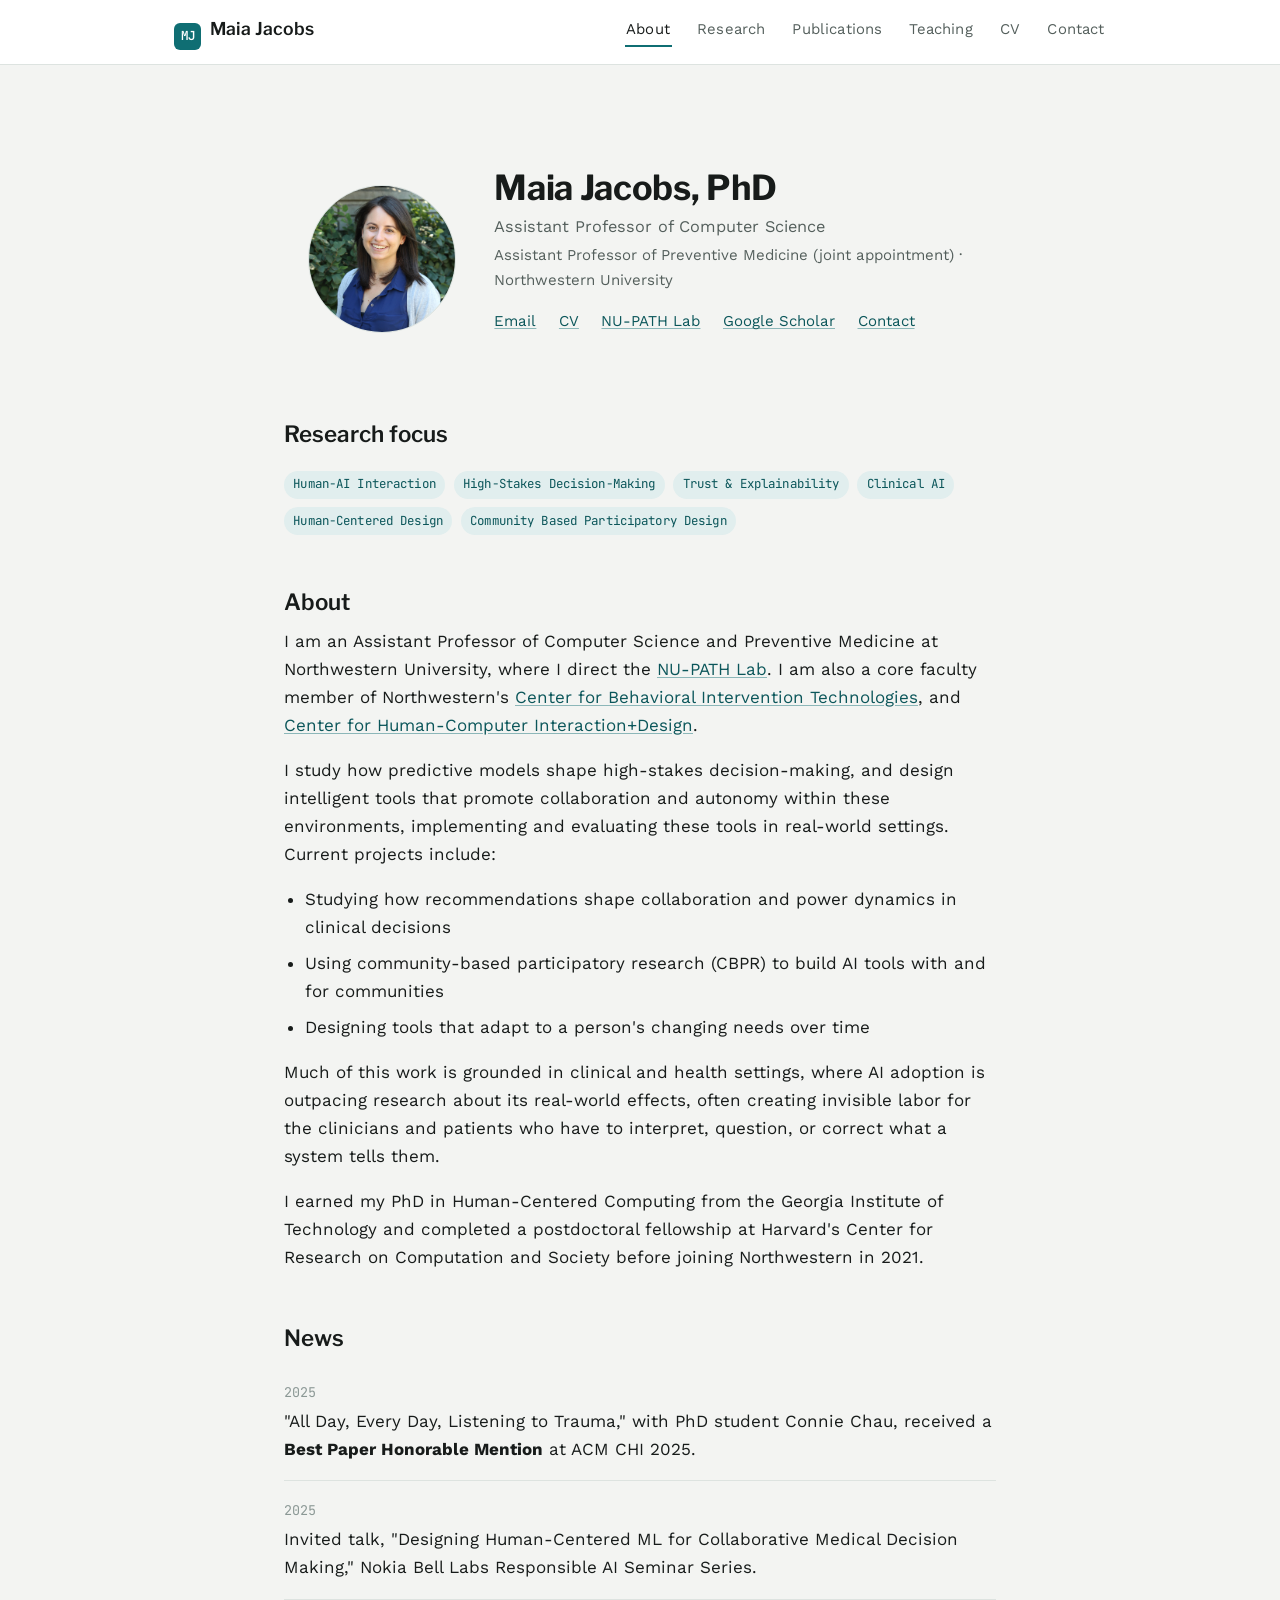
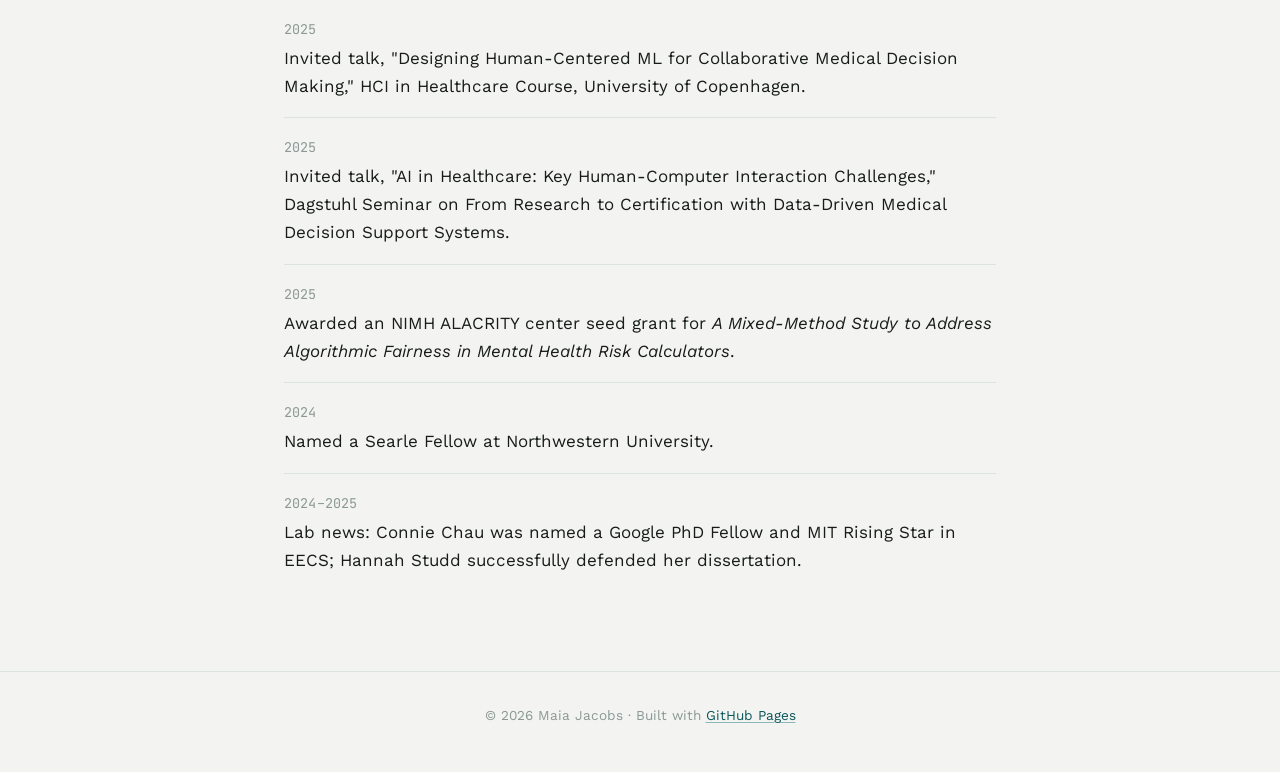
<file: index.html>
<!DOCTYPE html>
<html lang="en">
<head>
<meta charset="UTF-8">
<meta name="viewport" content="width=device-width, initial-scale=1.0">
<title>Maia Jacobs, PhD — Computer Science &amp; Preventive Medicine, Northwestern</title>
<meta name="description" content="Maia Jacobs is an Assistant Professor of Computer Science and Preventive Medicine at Northwestern University, studying human-AI interaction in high-stakes decision-making.">
<link rel="preconnect" href="https://fonts.googleapis.com">
<link rel="preconnect" href="https://fonts.gstatic.com" crossorigin>
<link href="https://fonts.googleapis.com/css2?family=Libre+Franklin:wght@600;700;800&family=Work+Sans:wght@400;500;600&family=JetBrains+Mono:wght@500;600&display=swap" rel="stylesheet">
<link rel="stylesheet" href="css/style.css">
</head>
<body>
<a class="skip-link" href="#main">Skip to content</a>

<header class="site-header">
  <div class="nav-wrap">
    <a class="site-title" href="index.html"><span class="initial-mark">MJ</span>Maia Jacobs</a>
    <button class="nav-toggle" aria-label="Toggle navigation" aria-expanded="false">&#9776;</button>
    <nav class="primary-nav">
      <ul>
        <li><a href="index.html" aria-current="page">About</a></li>
        <li><a href="research.html">Research</a></li>
        <li><a href="publications.html">Publications</a></li>
        <li><a href="teaching.html">Teaching</a></li>
        <li><a href="cv.html">CV</a></li>
        <li><a href="contact.html">Contact</a></li>
      </ul>
    </nav>
  </div>
</header>

<main id="main">
  <div class="hero">
    <div class="hero-portrait">
      <img src="images/Cropped Headshot.png" alt="Monogram placeholder for Maia Jacobs — swap in a real photo at images/avatar-placeholder.svg">
    </div>
    <div class="hero-text">
      <h1>Maia Jacobs, PhD</h1>
      <p class="hero-role">
        Assistant Professor of Computer Science<br>
        <span class="dept">Assistant Professor of Preventive Medicine (joint appointment) &middot; Northwestern University</span>
      </p>
      <p class="hero-links">
        <a href="mailto:maia.jacobs@northwestern.edu">Email</a>
        <a href="cv.html">CV</a>
        <a href="https://sites.northwestern.edu/nupath/" target="_blank" rel="noopener">NU-PATH Lab</a>
        <a href="https://scholar.google.com/citations?user=014yACkAAAAJ&hl=en&authuser=1" target="_blank" rel="noopener">Google Scholar</a></li>
        <a href="contact.html">Contact</a>
      </p>
    </div>
  </div>

 <section>
    <h2>Research focus</h2>
    <div class="tag-row">
      <span class="tag">Human-AI Interaction</span>
      <span class="tag">High-Stakes Decision-Making</span>
      <span class="tag">Trust &amp; Explainability</span>
      <span class="tag">Clinical AI</span>
      <span class="tag">Human-Centered Design</span>
      <span class="tag">Community Based Participatory Design</span>
    </div>
  
  <section>
    <h2>About</h2>
    <p>
      I am an Assistant Professor of Computer Science and Preventive Medicine at
      Northwestern University, where I direct the 
      <a href="https://sites.northwestern.edu/nupath/" target="_blank" rel="noopener">NU-PATH Lab</a>.
      I am also a core faculty member of Northwestern's 
      <a href="https://cbits.northwestern.edu/index.html" target="_blank" rel="noopener">Center for Behavioral Intervention Technologies</a>, 
      and <a href="https://www.hci.northwestern.edu/" target="_blank" rel="noopener">Center for Human-Computer Interaction+Design</a>.
    <p> 
      I study how predictive models shape high-stakes decision-making,
      and design intelligent tools that promote collaboration and
      autonomy within these environments, implementing and evaluating
      these tools in real-world settings. Current projects include:
      </p>
    <ul>
      <li>Studying how recommendations shape collaboration and power dynamics in clinical decisions</li>
      <li>Using community-based participatory research (CBPR) to build AI tools with and for communities</li>
      <li>Designing tools that adapt to a person's changing needs over time</li>
    </ul>
    <p>
      Much of this work is grounded in clinical and
      health settings, where AI adoption is outpacing research about its real-world
      effects, often creating invisible labor for the clinicians and patients who have to interpret,
      question, or correct what a system tells them. 
    </p>
    <p>
      I earned my PhD in Human-Centered Computing from the Georgia Institute of Technology
      and completed a postdoctoral fellowship at Harvard's Center for Research on Computation
      and Society before joining Northwestern in 2021.
    </p>
  </section>

 

  <section>
    <h2>News</h2>
    <div class="entry">
      <p class="entry-meta mono">2025</p>
      <p>"All Day, Every Day, Listening to Trauma," with PhD student Connie Chau, received a <strong>Best Paper Honorable Mention</strong> at ACM CHI 2025.</p>
    </div>

<div class="entry">
  <p class="entry-meta mono">2025</p>
  <p>Invited talk, "Designing Human-Centered ML for Collaborative Medical Decision Making," Nokia Bell Labs Responsible AI Seminar Series.</p>
</div>
<div class="entry">
  <p class="entry-meta mono">2025</p>
  <p>Invited talk, "Designing Human-Centered ML for Collaborative Medical Decision Making," HCI in Healthcare Course, University of Copenhagen.</p>
</div>
<div class="entry">
  <p class="entry-meta mono">2025</p>
  <p>Invited talk, "AI in Healthcare: Key Human-Computer Interaction Challenges," Dagstuhl Seminar on From Research to Certification with Data-Driven Medical Decision Support Systems.</p>
</div>
    
    <div class="entry">
      <p class="entry-meta mono">2025</p>
      <p>Awarded an NIMH ALACRITY center seed grant for <em>A Mixed-Method Study to Address Algorithmic Fairness in Mental Health Risk Calculators</em>.</p>
    </div>
    <div class="entry">
      <p class="entry-meta mono">2024</p>
      <p>Named a Searle Fellow at Northwestern University.</p>
    </div>
    <div class="entry">
      <p class="entry-meta mono">2024–2025</p>
      <p>Lab news: Connie Chau was named a Google PhD Fellow and MIT Rising Star in EECS; Hannah Studd successfully defended her dissertation.</p>
    </div>
  </section>
</main>

<footer class="site-footer">
  <p>&copy; <span id="year"></span> Maia Jacobs &middot; Built with <a href="https://pages.github.com/">GitHub Pages</a></p>
</footer>

<script src="js/main.js"></script>
<script>document.getElementById('year').textContent = new Date().getFullYear();</script>
</body>
</html>
</file>
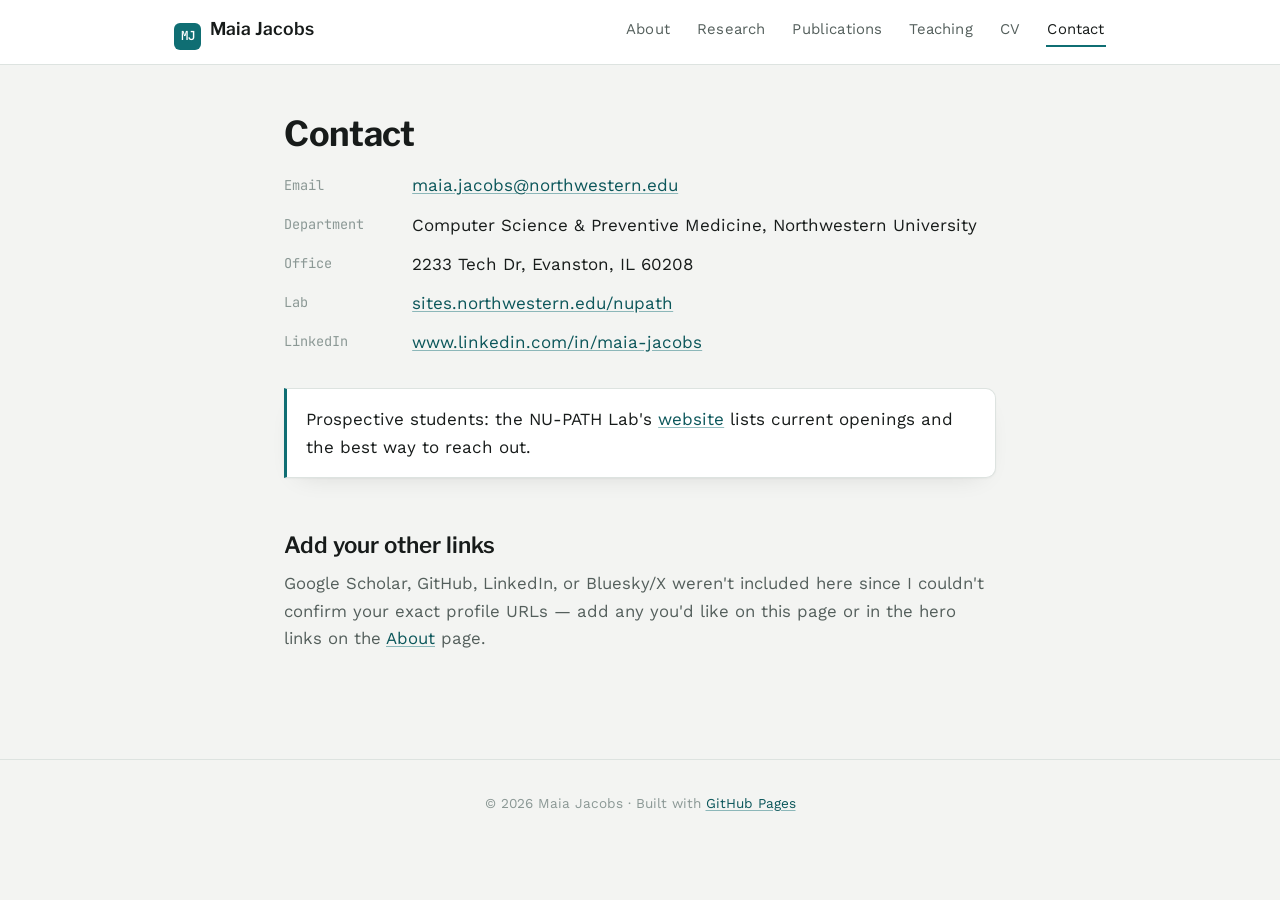
<file: contact.html>
<!DOCTYPE html>
<html lang="en">
<head>
<meta charset="UTF-8">
<meta name="viewport" content="width=device-width, initial-scale=1.0">
<title>Contact — Maia Jacobs, PhD</title>
<meta name="description" content="Contact information for Maia Jacobs, Northwestern University.">
<link rel="preconnect" href="https://fonts.googleapis.com">
<link rel="preconnect" href="https://fonts.gstatic.com" crossorigin>
<link href="https://fonts.googleapis.com/css2?family=Libre+Franklin:wght@600;700;800&family=Work+Sans:wght@400;500;600&family=JetBrains+Mono:wght@500;600&display=swap" rel="stylesheet">
<link rel="stylesheet" href="css/style.css">
</head>
<body>
<a class="skip-link" href="#main">Skip to content</a>

<header class="site-header">
  <div class="nav-wrap">
    <a class="site-title" href="index.html"><span class="initial-mark">MJ</span>Maia Jacobs</a>
    <button class="nav-toggle" aria-label="Toggle navigation" aria-expanded="false">&#9776;</button>
    <nav class="primary-nav">
      <ul>
        <li><a href="index.html">About</a></li>
        <li><a href="research.html">Research</a></li>
        <li><a href="publications.html">Publications</a></li>
        <li><a href="teaching.html">Teaching</a></li>
        <li><a href="cv.html">CV</a></li>
        <li><a href="contact.html" aria-current="page">Contact</a></li>
      </ul>
    </nav>
  </div>
</header>

<main id="main">
  <h1>Contact</h1>

  <ul class="contact-list">
    <li><span class="label">Email</span> <a href="mailto:maia.jacobs@northwestern.edu">maia.jacobs@northwestern.edu</a></li>
    <li><span class="label">Department</span> Computer Science &amp; Preventive Medicine, Northwestern University</li>
    <li><span class="label">Office</span> 2233 Tech Dr, Evanston, IL 60208</li>
    <li><span class="label">Lab</span> <a href="https://sites.northwestern.edu/nupath/" target="_blank" rel="noopener">sites.northwestern.edu/nupath</a></li>
    <li><span class="label">LinkedIn</span> <a href="https://www.linkedin.com/in/maia-jacobs" target="_blank" rel="noopener">www.linkedin.com/in/maia-jacobs</a></li>  </ul>

  <div class="lab-callout">
    <p>Prospective students: the NU-PATH Lab's <a href="https://sites.northwestern.edu/nupath/" target="_blank" rel="noopener">website</a> lists current openings and the best way to reach out.</p>
  </div>

  <section>
    <h2>Add your other links</h2>
    <p class="page-lede">
      Google Scholar, GitHub, LinkedIn, or Bluesky/X weren't included here since I couldn't
      confirm your exact profile URLs — add any you'd like on this page or in the hero links
      on the <a href="index.html">About</a> page.
    </p>
  </section>
</main>

<footer class="site-footer">
  <p>&copy; <span id="year"></span> Maia Jacobs &middot; Built with <a href="https://pages.github.com/">GitHub Pages</a></p>
</footer>

<script src="js/main.js"></script>
<script>document.getElementById('year').textContent = new Date().getFullYear();</script>
</body>
</html>
</file>
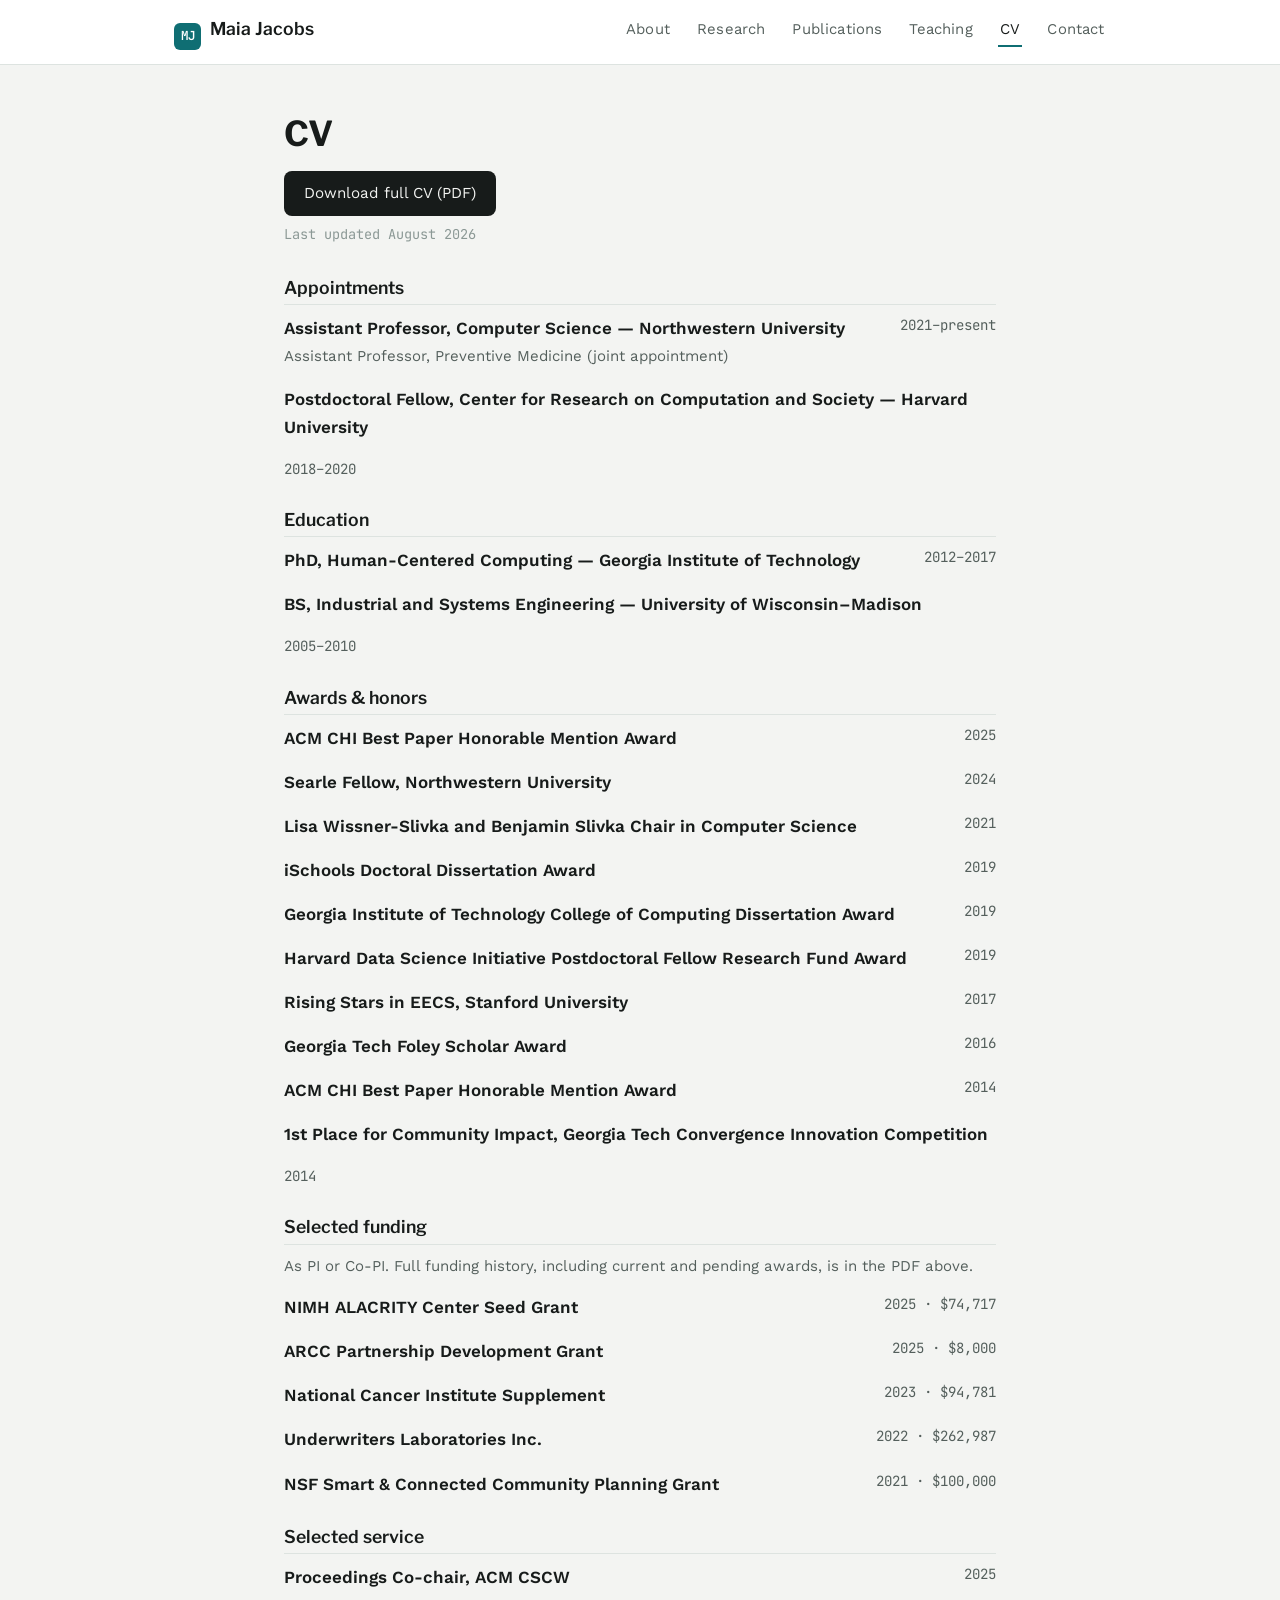
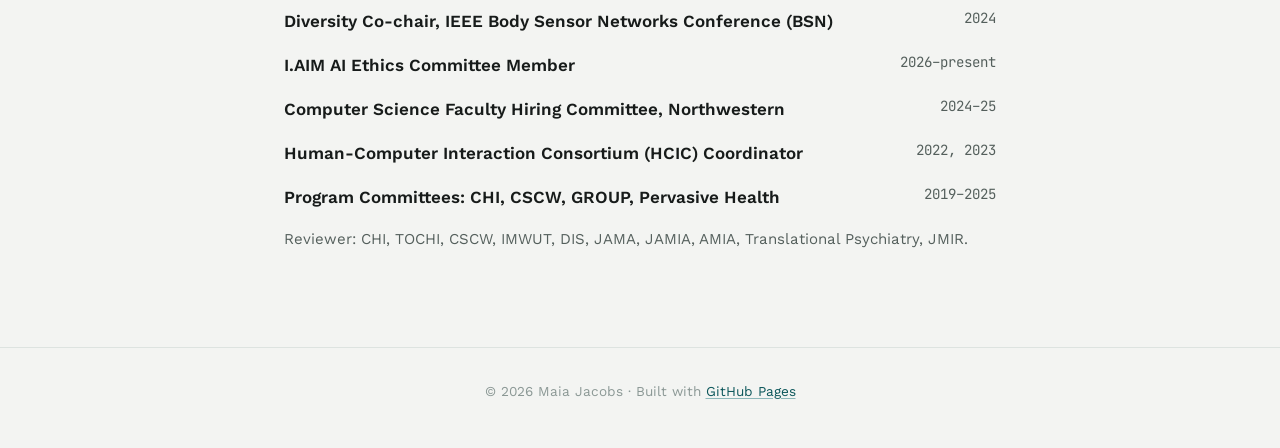
<file: cv.html>
<!DOCTYPE html>
<html lang="en">
<head>
<meta charset="UTF-8">
<meta name="viewport" content="width=device-width, initial-scale=1.0">
<title>CV — Maia Jacobs, PhD</title>
<meta name="description" content="Curriculum vitae of Maia Jacobs, Assistant Professor of Computer Science and Preventive Medicine, Northwestern University.">
<link rel="preconnect" href="https://fonts.googleapis.com">
<link rel="preconnect" href="https://fonts.gstatic.com" crossorigin>
<link href="https://fonts.googleapis.com/css2?family=Libre+Franklin:wght@600;700;800&family=Work+Sans:wght@400;500;600&family=JetBrains+Mono:wght@500;600&display=swap" rel="stylesheet">
<link rel="stylesheet" href="css/style.css">
</head>
<body>
<a class="skip-link" href="#main">Skip to content</a>

<header class="site-header">
  <div class="nav-wrap">
    <a class="site-title" href="index.html"><span class="initial-mark">MJ</span>Maia Jacobs</a>
    <button class="nav-toggle" aria-label="Toggle navigation" aria-expanded="false">&#9776;</button>
    <nav class="primary-nav">
      <ul>
        <li><a href="index.html">About</a></li>
        <li><a href="research.html">Research</a></li>
        <li><a href="publications.html">Publications</a></li>
        <li><a href="teaching.html">Teaching</a></li>
        <li><a href="cv.html" aria-current="page">CV</a></li>
        <li><a href="contact.html">Contact</a></li>
      </ul>
    </nav>
  </div>
</header>

<main id="main">
  <h1>CV</h1>

  <a class="cv-download" href="files/cv.pdf">Download full CV (PDF)</a>
  <p class="cv-updated">Last updated August 2026</p>

  <section class="cv-section">
    <h3>Appointments</h3>
    <div class="cv-item">
      <div class="cv-item-head"><span>Assistant Professor, Computer Science — Northwestern University</span><span class="cv-item-date mono">2021–present</span></div>
      <p class="cv-item-sub">Assistant Professor, Preventive Medicine (joint appointment)</p>
    </div>
    <div class="cv-item">
      <div class="cv-item-head"><span>Postdoctoral Fellow, Center for Research on Computation and Society — Harvard University</span><span class="cv-item-date mono">2018–2020</span></div>
    </div>
  </section>

  <section class="cv-section">
    <h3>Education</h3>
    <div class="cv-item">
      <div class="cv-item-head"><span>PhD, Human-Centered Computing — Georgia Institute of Technology</span><span class="cv-item-date mono">2012–2017</span></div>
    </div>
    <div class="cv-item">
      <div class="cv-item-head"><span>BS, Industrial and Systems Engineering — University of Wisconsin–Madison</span><span class="cv-item-date mono">2005–2010</span></div>
    </div>
  </section>

  <section class="cv-section">
    <h3>Awards &amp; honors</h3>
    <div class="cv-item"><div class="cv-item-head"><span>ACM CHI Best Paper Honorable Mention Award</span><span class="cv-item-date mono">2025</span></div></div>
    <div class="cv-item"><div class="cv-item-head"><span>Searle Fellow, Northwestern University</span><span class="cv-item-date mono">2024</span></div></div>
    <div class="cv-item"><div class="cv-item-head"><span>Lisa Wissner-Slivka and Benjamin Slivka Chair in Computer Science</span><span class="cv-item-date mono">2021</span></div></div>
    <div class="cv-item"><div class="cv-item-head"><span>iSchools Doctoral Dissertation Award</span><span class="cv-item-date mono">2019</span></div></div>
    <div class="cv-item"><div class="cv-item-head"><span>Georgia Institute of Technology College of Computing Dissertation Award</span><span class="cv-item-date mono">2019</span></div></div>
    <div class="cv-item"><div class="cv-item-head"><span>Harvard Data Science Initiative Postdoctoral Fellow Research Fund Award</span><span class="cv-item-date mono">2019</span></div></div>
    <div class="cv-item"><div class="cv-item-head"><span>Rising Stars in EECS, Stanford University</span><span class="cv-item-date mono">2017</span></div></div>
    <div class="cv-item"><div class="cv-item-head"><span>Georgia Tech Foley Scholar Award</span><span class="cv-item-date mono">2016</span></div></div>
    <div class="cv-item"><div class="cv-item-head"><span>ACM CHI Best Paper Honorable Mention Award</span><span class="cv-item-date mono">2014</span></div></div>
    <div class="cv-item"><div class="cv-item-head"><span>1st Place for Community Impact, Georgia Tech Convergence Innovation Competition</span><span class="cv-item-date mono">2014</span></div></div>
  </section>

  <section class="cv-section">
    <h3>Selected funding</h3>
    <p class="cv-item-sub">As PI or Co-PI. Full funding history, including current and pending awards, is in the PDF above.</p>
    <div class="cv-item"><div class="cv-item-head"><span>NIMH ALACRITY Center Seed Grant</span><span class="cv-item-date mono">2025 &middot; $74,717</span></div></div>
    <div class="cv-item"><div class="cv-item-head"><span>ARCC Partnership Development Grant</span><span class="cv-item-date mono">2025 &middot; $8,000</span></div></div>
    <div class="cv-item"><div class="cv-item-head"><span>National Cancer Institute Supplement</span><span class="cv-item-date mono">2023 &middot; $94,781</span></div></div>
    <div class="cv-item"><div class="cv-item-head"><span>Underwriters Laboratories Inc.</span><span class="cv-item-date mono">2022 &middot; $262,987</span></div></div>
    <div class="cv-item"><div class="cv-item-head"><span>NSF Smart &amp; Connected Community Planning Grant</span><span class="cv-item-date mono">2021 &middot; $100,000</span></div></div>
  </section>

  <section class="cv-section">
    <h3>Selected service</h3>
    <div class="cv-item"><div class="cv-item-head"><span>Proceedings Co-chair, ACM CSCW</span><span class="cv-item-date mono">2025</span></div></div>
    <div class="cv-item"><div class="cv-item-head"><span>Diversity Co-chair, IEEE Body Sensor Networks Conference (BSN)</span><span class="cv-item-date mono">2024</span></div></div>
    <div class="cv-item"><div class="cv-item-head"><span>I.AIM AI Ethics Committee Member</span><span class="cv-item-date mono">2026–present</span></div></div>
    <div class="cv-item"><div class="cv-item-head"><span>Computer Science Faculty Hiring Committee, Northwestern</span><span class="cv-item-date mono">2024–25</span></div></div>
    <div class="cv-item"><div class="cv-item-head"><span>Human-Computer Interaction Consortium (HCIC) Coordinator</span><span class="cv-item-date mono">2022, 2023</span></div></div>
    <div class="cv-item"><div class="cv-item-head"><span>Program Committees: CHI, CSCW, GROUP, Pervasive Health</span><span class="cv-item-date mono">2019–2025</span></div></div>
    <p class="cv-item-sub">Reviewer: CHI, TOCHI, CSCW, IMWUT, DIS, JAMA, JAMIA, AMIA, Translational Psychiatry, JMIR.</p>
  </section>
</main>

<footer class="site-footer">
  <p>&copy; <span id="year"></span> Maia Jacobs &middot; Built with <a href="https://pages.github.com/">GitHub Pages</a></p>
</footer>

<script src="js/main.js"></script>
<script>document.getElementById('year').textContent = new Date().getFullYear();</script>
</body>
</html>
</file>
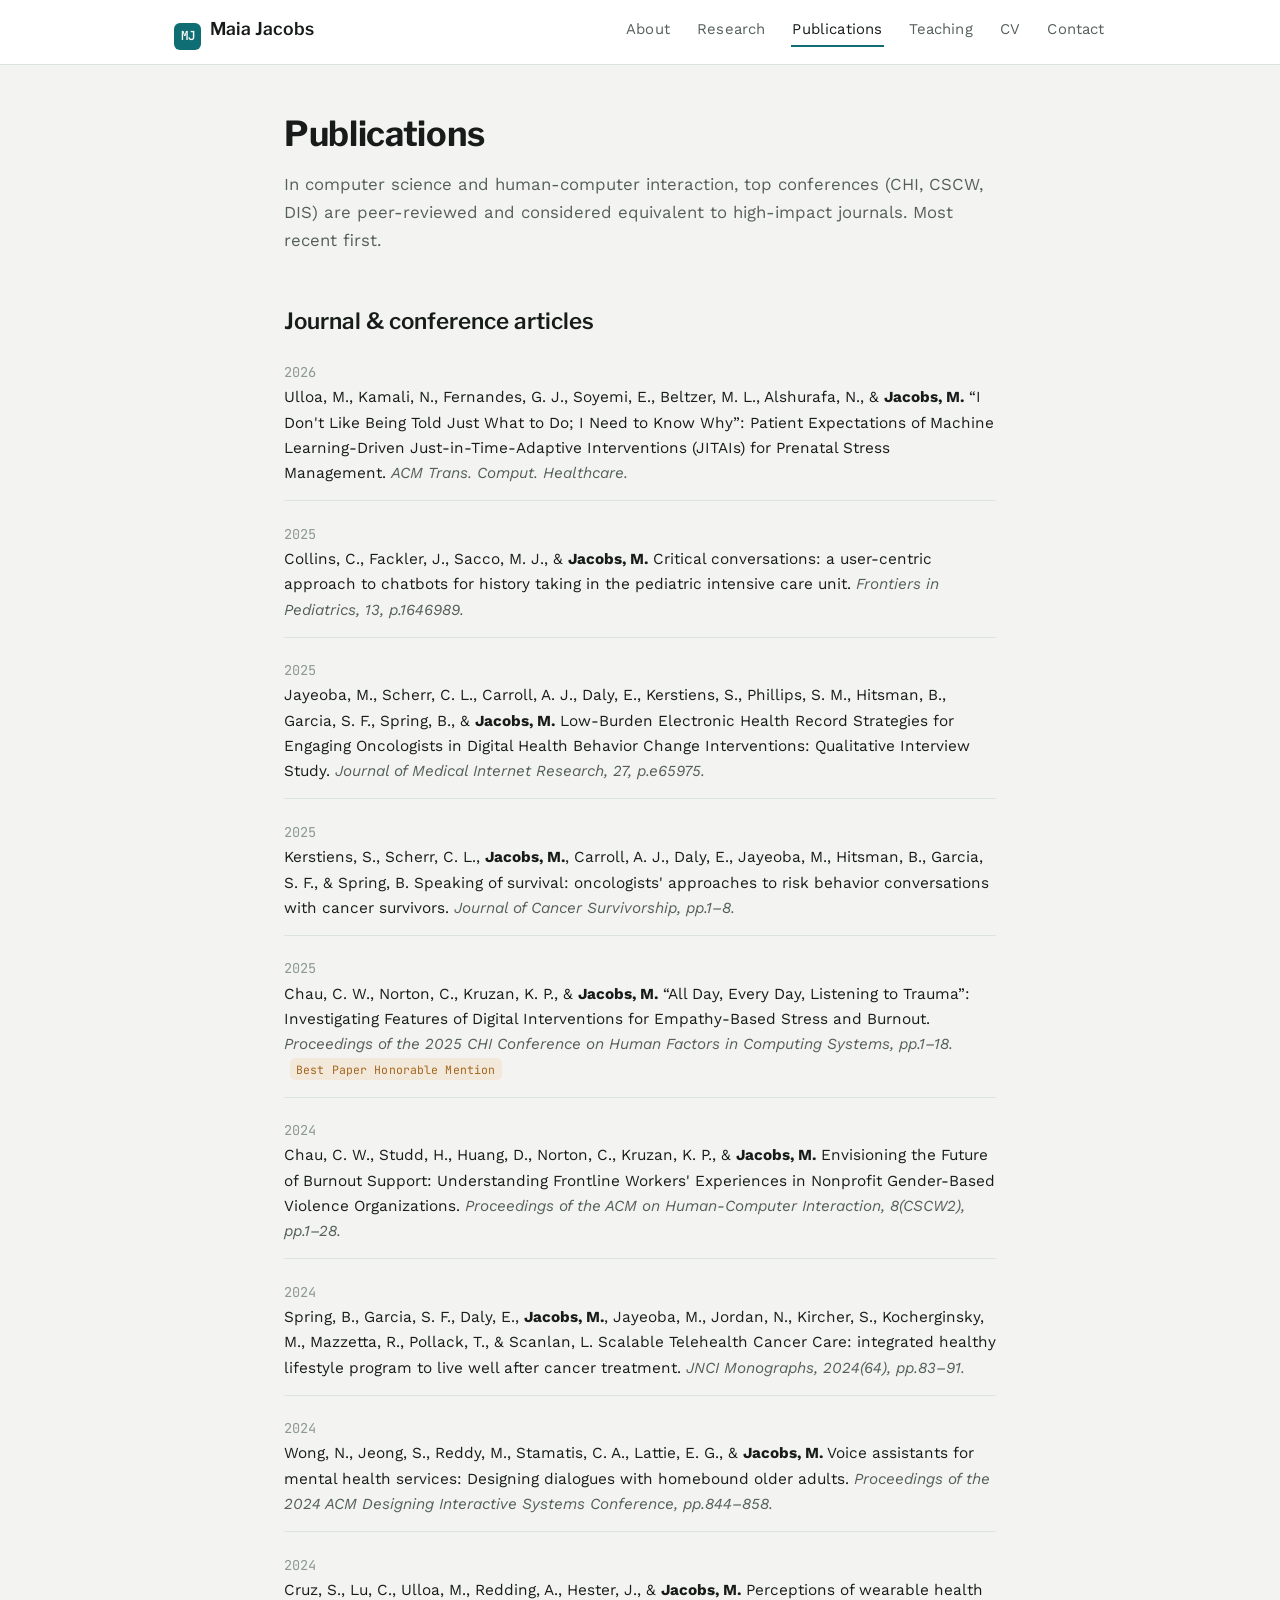
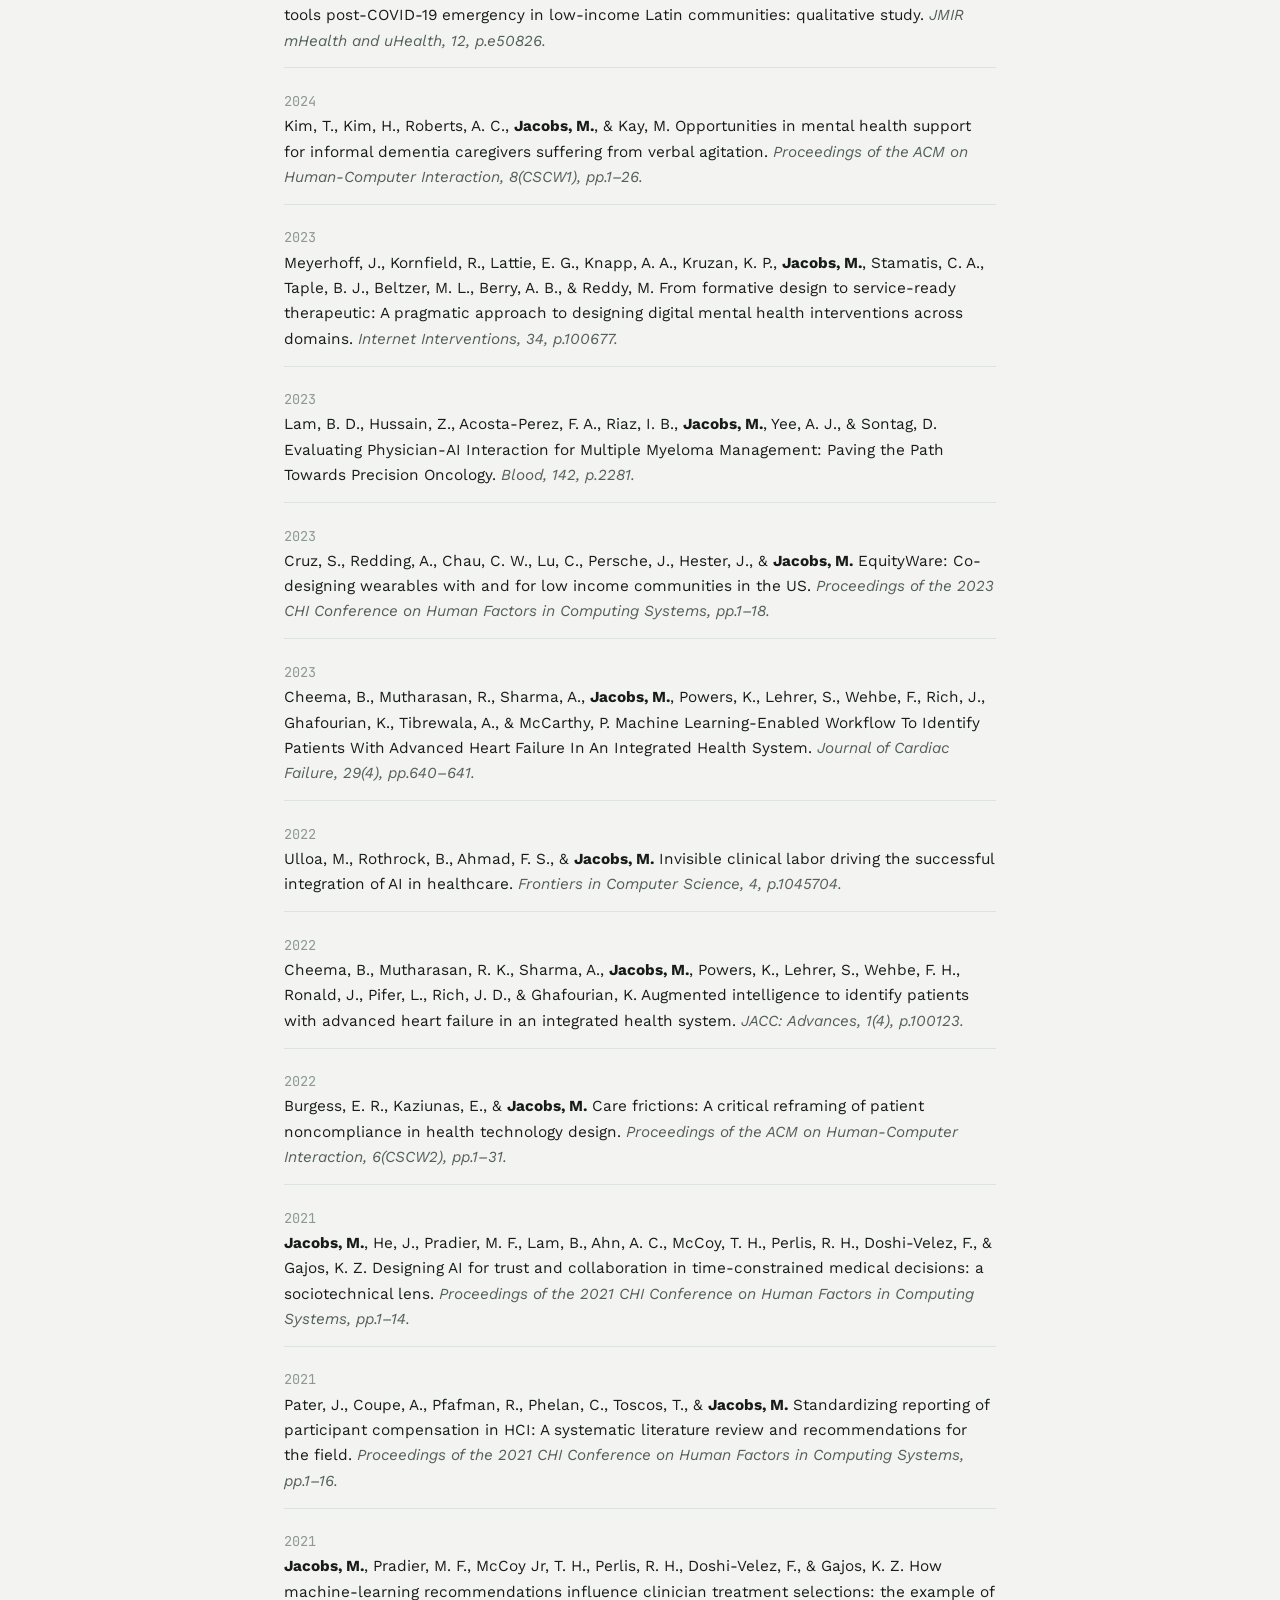
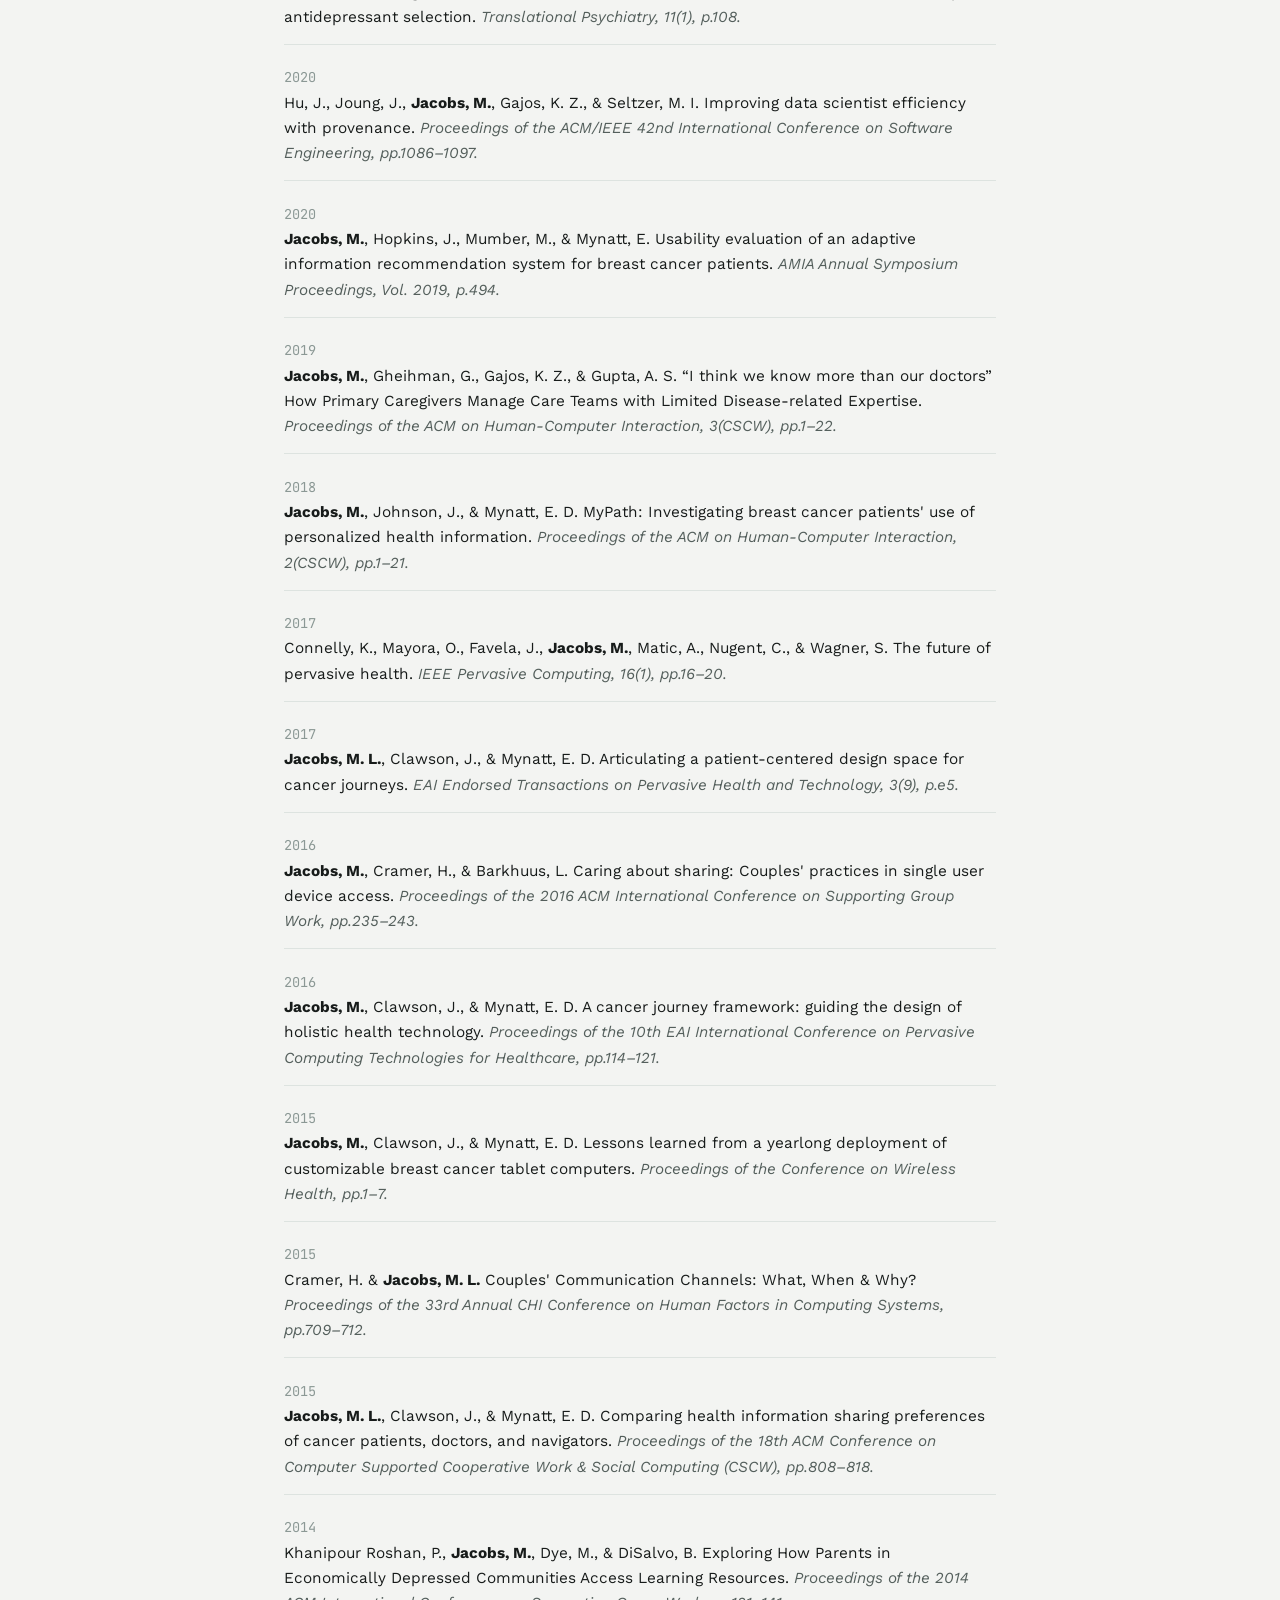
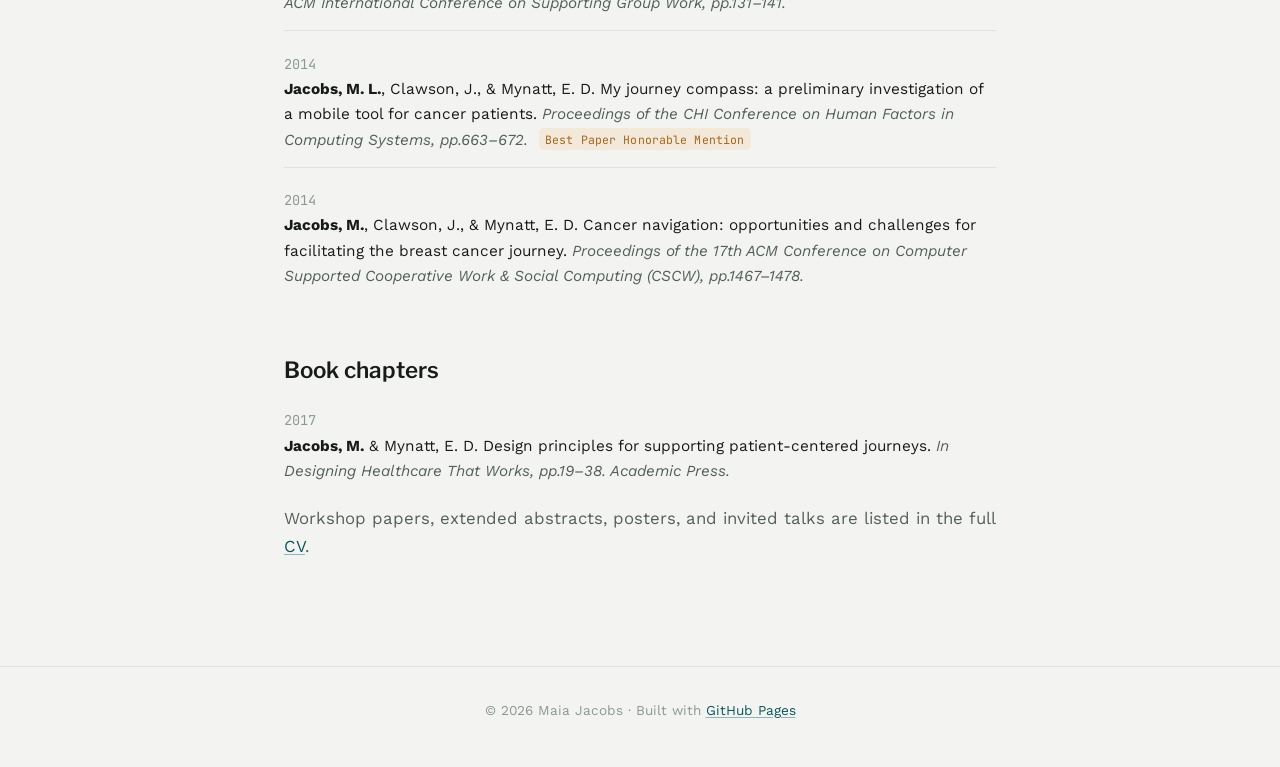
<file: publications.html>
<!DOCTYPE html>
<html lang="en">
<head>
<meta charset="UTF-8">
<meta name="viewport" content="width=device-width, initial-scale=1.0">
<title>Publications — Maia Jacobs, PhD</title>
<meta name="description" content="Peer-reviewed publications by Maia Jacobs.">
<link rel="preconnect" href="https://fonts.googleapis.com">
<link rel="preconnect" href="https://fonts.gstatic.com" crossorigin>
<link href="https://fonts.googleapis.com/css2?family=Libre+Franklin:wght@600;700;800&family=Work+Sans:wght@400;500;600&family=JetBrains+Mono:wght@500;600&display=swap" rel="stylesheet">
<link rel="stylesheet" href="css/style.css">
</head>
<body>
<a class="skip-link" href="#main">Skip to content</a>

<header class="site-header">
  <div class="nav-wrap">
    <a class="site-title" href="index.html"><span class="initial-mark">MJ</span>Maia Jacobs</a>
    <button class="nav-toggle" aria-label="Toggle navigation" aria-expanded="false">&#9776;</button>
    <nav class="primary-nav">
      <ul>
        <li><a href="index.html">About</a></li>
        <li><a href="research.html">Research</a></li>
        <li><a href="publications.html" aria-current="page">Publications</a></li>
        <li><a href="teaching.html">Teaching</a></li>
        <li><a href="cv.html">CV</a></li>
        <li><a href="contact.html">Contact</a></li>
      </ul>
    </nav>
  </div>
</header>

<main id="main">
  <h1>Publications</h1>
  <p class="page-lede">
    In computer science and human-computer interaction, top conferences (CHI, CSCW, DIS) are
    peer-reviewed and considered equivalent to high-impact journals. Most recent first.
  </p>

  <section>
    <h2>Journal &amp; conference articles</h2>
    <ul class="pub-list">

      <li><span class="pub-year mono">2026</span><br>
        <span class="pub-authors">Ulloa, M., Kamali, N., Fernandes, G. J., Soyemi, E., Beltzer, M. L., Alshurafa, N., &amp; <strong>Jacobs, M.</strong></span>
        &ldquo;I Don't Like Being Told Just What to Do; I Need to Know Why&rdquo;: Patient Expectations of Machine Learning-Driven Just-in-Time-Adaptive Interventions (JITAIs) for Prenatal Stress Management.
        <span class="pub-venue">ACM Trans. Comput. Healthcare.</span>
      </li>

      <li><span class="pub-year mono">2025</span><br>
        <span class="pub-authors">Collins, C., Fackler, J., Sacco, M. J., &amp; <strong>Jacobs, M.</strong></span>
        Critical conversations: a user-centric approach to chatbots for history taking in the pediatric intensive care unit.
        <span class="pub-venue">Frontiers in Pediatrics, 13, p.1646989.</span>
      </li>

      <li><span class="pub-year mono">2025</span><br>
        <span class="pub-authors">Jayeoba, M., Scherr, C. L., Carroll, A. J., Daly, E., Kerstiens, S., Phillips, S. M., Hitsman, B., Garcia, S. F., Spring, B., &amp; <strong>Jacobs, M.</strong></span>
        Low-Burden Electronic Health Record Strategies for Engaging Oncologists in Digital Health Behavior Change Interventions: Qualitative Interview Study.
        <span class="pub-venue">Journal of Medical Internet Research, 27, p.e65975.</span>
      </li>

      <li><span class="pub-year mono">2025</span><br>
        <span class="pub-authors">Kerstiens, S., Scherr, C. L., <strong>Jacobs, M.</strong>, Carroll, A. J., Daly, E., Jayeoba, M., Hitsman, B., Garcia, S. F., &amp; Spring, B.</span>
        Speaking of survival: oncologists' approaches to risk behavior conversations with cancer survivors.
        <span class="pub-venue">Journal of Cancer Survivorship, pp.1&ndash;8.</span>
      </li>

      <li><span class="pub-year mono">2025</span><br>
        <span class="pub-authors">Chau, C. W., Norton, C., Kruzan, K. P., &amp; <strong>Jacobs, M.</strong></span>
        &ldquo;All Day, Every Day, Listening to Trauma&rdquo;: Investigating Features of Digital Interventions for Empathy-Based Stress and Burnout.
        <span class="pub-venue">Proceedings of the 2025 CHI Conference on Human Factors in Computing Systems, pp.1&ndash;18.</span>
        <span class="badge-best">Best Paper Honorable Mention</span>
      </li>

      <li><span class="pub-year mono">2024</span><br>
        <span class="pub-authors">Chau, C. W., Studd, H., Huang, D., Norton, C., Kruzan, K. P., &amp; <strong>Jacobs, M.</strong></span>
        Envisioning the Future of Burnout Support: Understanding Frontline Workers' Experiences in Nonprofit Gender-Based Violence Organizations.
        <span class="pub-venue">Proceedings of the ACM on Human-Computer Interaction, 8(CSCW2), pp.1&ndash;28.</span>
      </li>

      <li><span class="pub-year mono">2024</span><br>
        <span class="pub-authors">Spring, B., Garcia, S. F., Daly, E., <strong>Jacobs, M.</strong>, Jayeoba, M., Jordan, N., Kircher, S., Kocherginsky, M., Mazzetta, R., Pollack, T., &amp; Scanlan, L.</span>
        Scalable Telehealth Cancer Care: integrated healthy lifestyle program to live well after cancer treatment.
        <span class="pub-venue">JNCI Monographs, 2024(64), pp.83&ndash;91.</span>
      </li>

      <li><span class="pub-year mono">2024</span><br>
        <span class="pub-authors">Wong, N., Jeong, S., Reddy, M., Stamatis, C. A., Lattie, E. G., &amp; <strong>Jacobs, M.</strong></span>
        Voice assistants for mental health services: Designing dialogues with homebound older adults.
        <span class="pub-venue">Proceedings of the 2024 ACM Designing Interactive Systems Conference, pp.844&ndash;858.</span>
      </li>

      <li><span class="pub-year mono">2024</span><br>
        <span class="pub-authors">Cruz, S., Lu, C., Ulloa, M., Redding, A., Hester, J., &amp; <strong>Jacobs, M.</strong></span>
        Perceptions of wearable health tools post-COVID-19 emergency in low-income Latin communities: qualitative study.
        <span class="pub-venue">JMIR mHealth and uHealth, 12, p.e50826.</span>
      </li>

      <li><span class="pub-year mono">2024</span><br>
        <span class="pub-authors">Kim, T., Kim, H., Roberts, A. C., <strong>Jacobs, M.</strong>, &amp; Kay, M.</span>
        Opportunities in mental health support for informal dementia caregivers suffering from verbal agitation.
        <span class="pub-venue">Proceedings of the ACM on Human-Computer Interaction, 8(CSCW1), pp.1&ndash;26.</span>
      </li>

      <li><span class="pub-year mono">2023</span><br>
        <span class="pub-authors">Meyerhoff, J., Kornfield, R., Lattie, E. G., Knapp, A. A., Kruzan, K. P., <strong>Jacobs, M.</strong>, Stamatis, C. A., Taple, B. J., Beltzer, M. L., Berry, A. B., &amp; Reddy, M.</span>
        From formative design to service-ready therapeutic: A pragmatic approach to designing digital mental health interventions across domains.
        <span class="pub-venue">Internet Interventions, 34, p.100677.</span>
      </li>

      <li><span class="pub-year mono">2023</span><br>
        <span class="pub-authors">Lam, B. D., Hussain, Z., Acosta-Perez, F. A., Riaz, I. B., <strong>Jacobs, M.</strong>, Yee, A. J., &amp; Sontag, D.</span>
        Evaluating Physician-AI Interaction for Multiple Myeloma Management: Paving the Path Towards Precision Oncology.
        <span class="pub-venue">Blood, 142, p.2281.</span>
      </li>

      <li><span class="pub-year mono">2023</span><br>
        <span class="pub-authors">Cruz, S., Redding, A., Chau, C. W., Lu, C., Persche, J., Hester, J., &amp; <strong>Jacobs, M.</strong></span>
        EquityWare: Co-designing wearables with and for low income communities in the US.
        <span class="pub-venue">Proceedings of the 2023 CHI Conference on Human Factors in Computing Systems, pp.1&ndash;18.</span>
      </li>

      <li><span class="pub-year mono">2023</span><br>
        <span class="pub-authors">Cheema, B., Mutharasan, R., Sharma, A., <strong>Jacobs, M.</strong>, Powers, K., Lehrer, S., Wehbe, F., Rich, J., Ghafourian, K., Tibrewala, A., &amp; McCarthy, P.</span>
        Machine Learning-Enabled Workflow To Identify Patients With Advanced Heart Failure In An Integrated Health System.
        <span class="pub-venue">Journal of Cardiac Failure, 29(4), pp.640&ndash;641.</span>
      </li>

      <li><span class="pub-year mono">2022</span><br>
        <span class="pub-authors">Ulloa, M., Rothrock, B., Ahmad, F. S., &amp; <strong>Jacobs, M.</strong></span>
        Invisible clinical labor driving the successful integration of AI in healthcare.
        <span class="pub-venue">Frontiers in Computer Science, 4, p.1045704.</span>
      </li>

      <li><span class="pub-year mono">2022</span><br>
        <span class="pub-authors">Cheema, B., Mutharasan, R. K., Sharma, A., <strong>Jacobs, M.</strong>, Powers, K., Lehrer, S., Wehbe, F. H., Ronald, J., Pifer, L., Rich, J. D., &amp; Ghafourian, K.</span>
        Augmented intelligence to identify patients with advanced heart failure in an integrated health system.
        <span class="pub-venue">JACC: Advances, 1(4), p.100123.</span>
      </li>

      <li><span class="pub-year mono">2022</span><br>
        <span class="pub-authors">Burgess, E. R., Kaziunas, E., &amp; <strong>Jacobs, M.</strong></span>
        Care frictions: A critical reframing of patient noncompliance in health technology design.
        <span class="pub-venue">Proceedings of the ACM on Human-Computer Interaction, 6(CSCW2), pp.1&ndash;31.</span>
      </li>

      <li><span class="pub-year mono">2021</span><br>
        <span class="pub-authors"><strong>Jacobs, M.</strong>, He, J., Pradier, M. F., Lam, B., Ahn, A. C., McCoy, T. H., Perlis, R. H., Doshi-Velez, F., &amp; Gajos, K. Z.</span>
        Designing AI for trust and collaboration in time-constrained medical decisions: a sociotechnical lens.
        <span class="pub-venue">Proceedings of the 2021 CHI Conference on Human Factors in Computing Systems, pp.1&ndash;14.</span>
      </li>

      <li><span class="pub-year mono">2021</span><br>
        <span class="pub-authors">Pater, J., Coupe, A., Pfafman, R., Phelan, C., Toscos, T., &amp; <strong>Jacobs, M.</strong></span>
        Standardizing reporting of participant compensation in HCI: A systematic literature review and recommendations for the field.
        <span class="pub-venue">Proceedings of the 2021 CHI Conference on Human Factors in Computing Systems, pp.1&ndash;16.</span>
      </li>

      <li><span class="pub-year mono">2021</span><br>
        <span class="pub-authors"><strong>Jacobs, M.</strong>, Pradier, M. F., McCoy Jr, T. H., Perlis, R. H., Doshi-Velez, F., &amp; Gajos, K. Z.</span>
        How machine-learning recommendations influence clinician treatment selections: the example of antidepressant selection.
        <span class="pub-venue">Translational Psychiatry, 11(1), p.108.</span>
      </li>

      <li><span class="pub-year mono">2020</span><br>
        <span class="pub-authors">Hu, J., Joung, J., <strong>Jacobs, M.</strong>, Gajos, K. Z., &amp; Seltzer, M. I.</span>
        Improving data scientist efficiency with provenance.
        <span class="pub-venue">Proceedings of the ACM/IEEE 42nd International Conference on Software Engineering, pp.1086&ndash;1097.</span>
      </li>

      <li><span class="pub-year mono">2020</span><br>
        <span class="pub-authors"><strong>Jacobs, M.</strong>, Hopkins, J., Mumber, M., &amp; Mynatt, E.</span>
        Usability evaluation of an adaptive information recommendation system for breast cancer patients.
        <span class="pub-venue">AMIA Annual Symposium Proceedings, Vol. 2019, p.494.</span>
      </li>

      <li><span class="pub-year mono">2019</span><br>
        <span class="pub-authors"><strong>Jacobs, M.</strong>, Gheihman, G., Gajos, K. Z., &amp; Gupta, A. S.</span>
        &ldquo;I think we know more than our doctors&rdquo; How Primary Caregivers Manage Care Teams with Limited Disease-related Expertise.
        <span class="pub-venue">Proceedings of the ACM on Human-Computer Interaction, 3(CSCW), pp.1&ndash;22.</span>
      </li>

      <li><span class="pub-year mono">2018</span><br>
        <span class="pub-authors"><strong>Jacobs, M.</strong>, Johnson, J., &amp; Mynatt, E. D.</span>
        MyPath: Investigating breast cancer patients' use of personalized health information.
        <span class="pub-venue">Proceedings of the ACM on Human-Computer Interaction, 2(CSCW), pp.1&ndash;21.</span>
      </li>

      <li><span class="pub-year mono">2017</span><br>
        <span class="pub-authors">Connelly, K., Mayora, O., Favela, J., <strong>Jacobs, M.</strong>, Matic, A., Nugent, C., &amp; Wagner, S.</span>
        The future of pervasive health.
        <span class="pub-venue">IEEE Pervasive Computing, 16(1), pp.16&ndash;20.</span>
      </li>

      <li><span class="pub-year mono">2017</span><br>
        <span class="pub-authors"><strong>Jacobs, M. L.</strong>, Clawson, J., &amp; Mynatt, E. D.</span>
        Articulating a patient-centered design space for cancer journeys.
        <span class="pub-venue">EAI Endorsed Transactions on Pervasive Health and Technology, 3(9), p.e5.</span>
      </li>

      <li><span class="pub-year mono">2016</span><br>
        <span class="pub-authors"><strong>Jacobs, M.</strong>, Cramer, H., &amp; Barkhuus, L.</span>
        Caring about sharing: Couples' practices in single user device access.
        <span class="pub-venue">Proceedings of the 2016 ACM International Conference on Supporting Group Work, pp.235&ndash;243.</span>
      </li>

      <li><span class="pub-year mono">2016</span><br>
        <span class="pub-authors"><strong>Jacobs, M.</strong>, Clawson, J., &amp; Mynatt, E. D.</span>
        A cancer journey framework: guiding the design of holistic health technology.
        <span class="pub-venue">Proceedings of the 10th EAI International Conference on Pervasive Computing Technologies for Healthcare, pp.114&ndash;121.</span>
      </li>

      <li><span class="pub-year mono">2015</span><br>
        <span class="pub-authors"><strong>Jacobs, M.</strong>, Clawson, J., &amp; Mynatt, E. D.</span>
        Lessons learned from a yearlong deployment of customizable breast cancer tablet computers.
        <span class="pub-venue">Proceedings of the Conference on Wireless Health, pp.1&ndash;7.</span>
      </li>

      <li><span class="pub-year mono">2015</span><br>
        <span class="pub-authors">Cramer, H. &amp; <strong>Jacobs, M. L.</strong></span>
        Couples' Communication Channels: What, When &amp; Why?
        <span class="pub-venue">Proceedings of the 33rd Annual CHI Conference on Human Factors in Computing Systems, pp.709&ndash;712.</span>
      </li>

      <li><span class="pub-year mono">2015</span><br>
        <span class="pub-authors"><strong>Jacobs, M. L.</strong>, Clawson, J., &amp; Mynatt, E. D.</span>
        Comparing health information sharing preferences of cancer patients, doctors, and navigators.
        <span class="pub-venue">Proceedings of the 18th ACM Conference on Computer Supported Cooperative Work &amp; Social Computing (CSCW), pp.808&ndash;818.</span>
      </li>

      <li><span class="pub-year mono">2014</span><br>
        <span class="pub-authors">Khanipour Roshan, P., <strong>Jacobs, M.</strong>, Dye, M., &amp; DiSalvo, B.</span>
        Exploring How Parents in Economically Depressed Communities Access Learning Resources.
        <span class="pub-venue">Proceedings of the 2014 ACM International Conference on Supporting Group Work, pp.131&ndash;141.</span>
      </li>

      <li><span class="pub-year mono">2014</span><br>
        <span class="pub-authors"><strong>Jacobs, M. L.</strong>, Clawson, J., &amp; Mynatt, E. D.</span>
        My journey compass: a preliminary investigation of a mobile tool for cancer patients.
        <span class="pub-venue">Proceedings of the CHI Conference on Human Factors in Computing Systems, pp.663&ndash;672.</span>
        <span class="badge-best">Best Paper Honorable Mention</span>
      </li>

      <li><span class="pub-year mono">2014</span><br>
        <span class="pub-authors"><strong>Jacobs, M.</strong>, Clawson, J., &amp; Mynatt, E. D.</span>
        Cancer navigation: opportunities and challenges for facilitating the breast cancer journey.
        <span class="pub-venue">Proceedings of the 17th ACM Conference on Computer Supported Cooperative Work &amp; Social Computing (CSCW), pp.1467&ndash;1478.</span>
      </li>

    </ul>
  </section>

  <section>
    <h2>Book chapters</h2>
    <ul class="pub-list">
      <li><span class="pub-year mono">2017</span><br>
        <span class="pub-authors"><strong>Jacobs, M.</strong> &amp; Mynatt, E. D.</span>
        Design principles for supporting patient-centered journeys.
        <span class="pub-venue">In Designing Healthcare That Works, pp.19&ndash;38. Academic Press.</span>
      </li>
    </ul>
  </section>

  <p class="page-lede">Workshop papers, extended abstracts, posters, and invited talks are listed in the full <a href="cv.html">CV</a>.</p>
</main>

<footer class="site-footer">
  <p>&copy; <span id="year"></span> Maia Jacobs &middot; Built with <a href="https://pages.github.com/">GitHub Pages</a></p>
</footer>

<script src="js/main.js"></script>
<script>document.getElementById('year').textContent = new Date().getFullYear();</script>
</body>
</html>
</file>
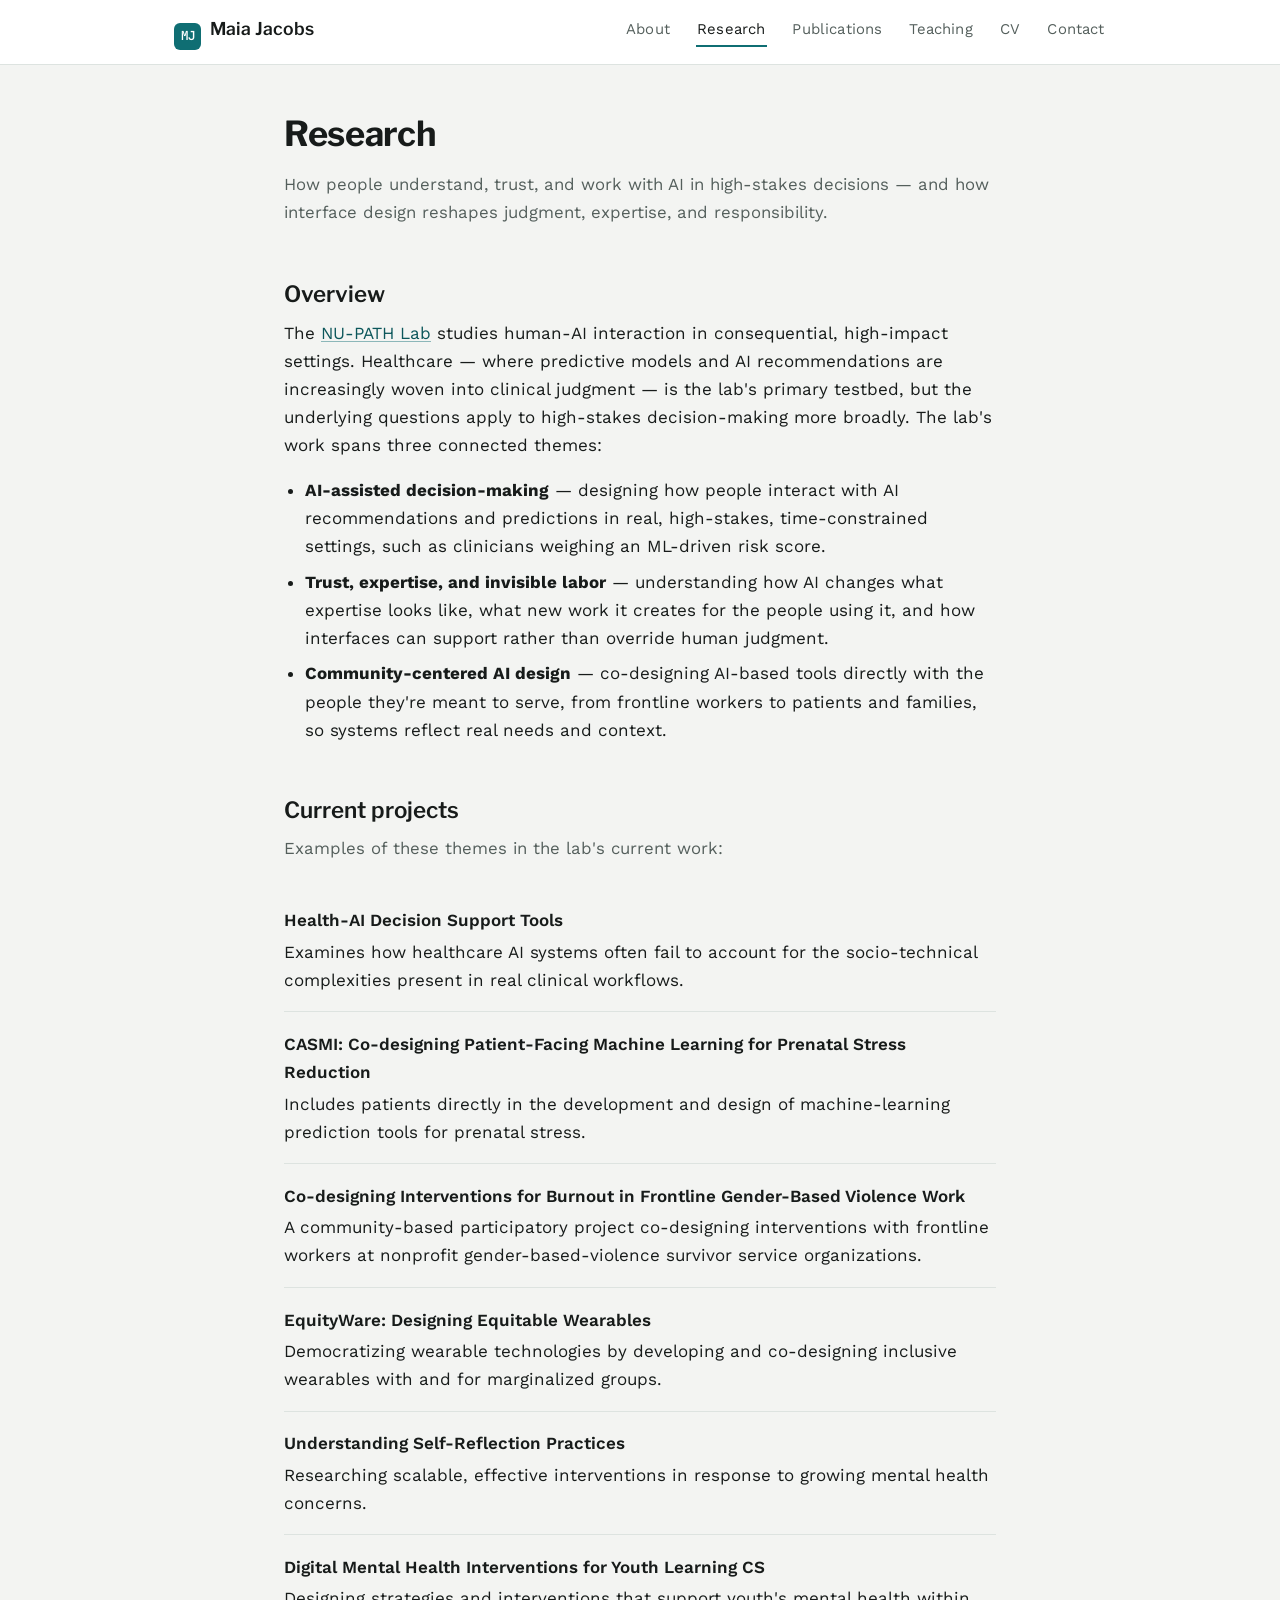
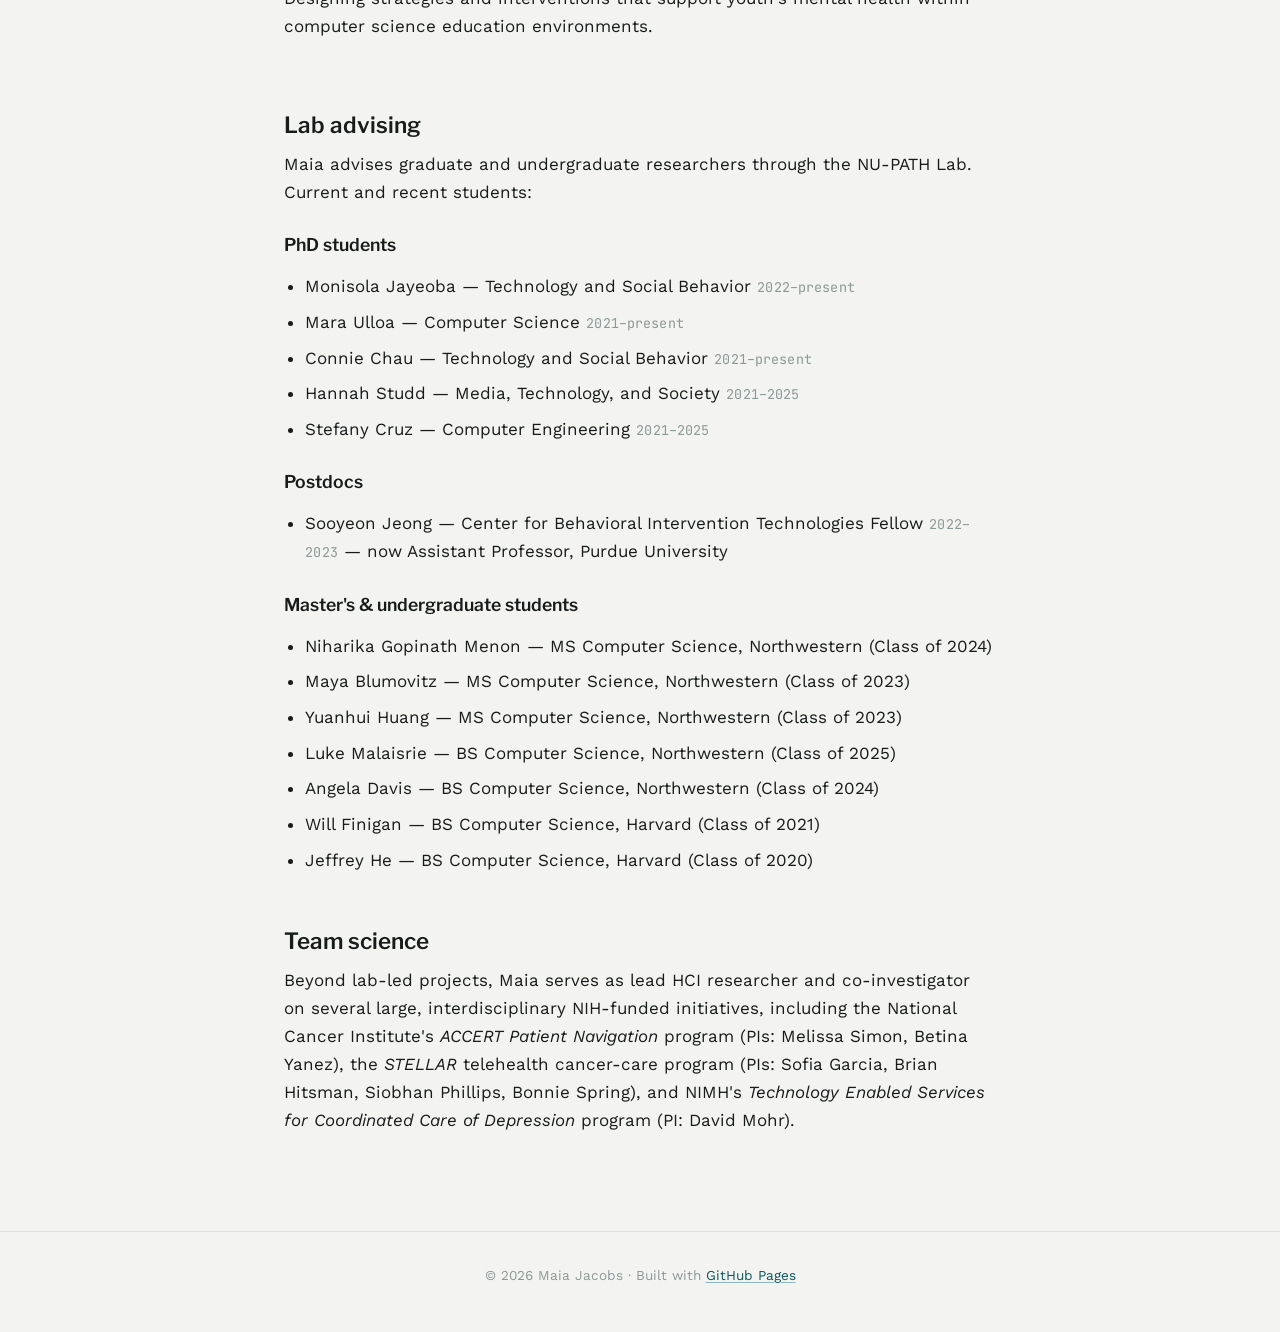
<file: research.html>
<!DOCTYPE html>
<html lang="en">
<head>
<meta charset="UTF-8">
<meta name="viewport" content="width=device-width, initial-scale=1.0">
<title>Research — Maia Jacobs, PhD</title>
<meta name="description" content="Human-AI interaction research led by Maia Jacobs and the NU-PATH Lab at Northwestern University, focused on trust, judgment, and design in high-stakes decisions.">
<link rel="preconnect" href="https://fonts.googleapis.com">
<link rel="preconnect" href="https://fonts.gstatic.com" crossorigin>
<link href="https://fonts.googleapis.com/css2?family=Libre+Franklin:wght@600;700;800&family=Work+Sans:wght@400;500;600&family=JetBrains+Mono:wght@500;600&display=swap" rel="stylesheet">
<link rel="stylesheet" href="css/style.css">
</head>
<body>
<a class="skip-link" href="#main">Skip to content</a>

<header class="site-header">
  <div class="nav-wrap">
    <a class="site-title" href="index.html"><span class="initial-mark">MJ</span>Maia Jacobs</a>
    <button class="nav-toggle" aria-label="Toggle navigation" aria-expanded="false">&#9776;</button>
    <nav class="primary-nav">
      <ul>
        <li><a href="index.html">About</a></li>
        <li><a href="research.html" aria-current="page">Research</a></li>
        <li><a href="publications.html">Publications</a></li>
        <li><a href="teaching.html">Teaching</a></li>
        <li><a href="cv.html">CV</a></li>
        <li><a href="contact.html">Contact</a></li>
      </ul>
    </nav>
  </div>
</header>

<main id="main">
  <h1>Research</h1>
  <p class="page-lede">How people understand, trust, and work with AI in high-stakes decisions — and how interface design reshapes judgment, expertise, and responsibility.</p>

  <section>
    <h2>Overview</h2>
    <p>
      The <a href="https://sites.northwestern.edu/nupath/" target="_blank" rel="noopener">NU-PATH Lab</a>
      studies human-AI interaction in consequential, high-impact settings. Healthcare — where
      predictive models and AI recommendations are increasingly woven into clinical judgment —
      is the lab's primary testbed, but the underlying questions apply to high-stakes
      decision-making more broadly. The lab's work spans three connected themes:
    </p>
    <ul>
      <li><strong>AI-assisted decision-making</strong> — designing how people interact with AI recommendations and predictions in real, high-stakes, time-constrained settings, such as clinicians weighing an ML-driven risk score.</li>
      <li><strong>Trust, expertise, and invisible labor</strong> — understanding how AI changes what expertise looks like, what new work it creates for the people using it, and how interfaces can support rather than override human judgment.</li>
      <li><strong>Community-centered AI design</strong> — co-designing AI-based tools directly with the people they're meant to serve, from frontline workers to patients and families, so systems reflect real needs and context.</li>
    </ul>
  </section>

  <section>
    <h2>Current projects</h2>
    <p class="page-lede">Examples of these themes in the lab's current work:</p>

    <div class="entry">
      <p class="entry-title">Health-AI Decision Support Tools</p>
      <p>Examines how healthcare AI systems often fail to account for the socio-technical complexities present in real clinical workflows.</p>
    </div>

    <div class="entry">
      <p class="entry-title">CASMI: Co-designing Patient-Facing Machine Learning for Prenatal Stress Reduction</p>
      <p>Includes patients directly in the development and design of machine-learning prediction tools for prenatal stress.</p>
    </div>

    <div class="entry">
      <p class="entry-title">Co-designing Interventions for Burnout in Frontline Gender-Based Violence Work</p>
      <p>A community-based participatory project co-designing interventions with frontline workers at nonprofit gender-based-violence survivor service organizations.</p>
    </div>

    <div class="entry">
      <p class="entry-title">EquityWare: Designing Equitable Wearables</p>
      <p>Democratizing wearable technologies by developing and co-designing inclusive wearables with and for marginalized groups.</p>
    </div>

    <div class="entry">
      <p class="entry-title">Understanding Self-Reflection Practices</p>
      <p>Researching scalable, effective interventions in response to growing mental health concerns.</p>
    </div>

    <div class="entry">
      <p class="entry-title">Digital Mental Health Interventions for Youth Learning CS</p>
      <p>Designing strategies and interventions that support youth's mental health within computer science education environments.</p>
    </div>
  </section>

  <section>
    <h2>Lab advising</h2>
    <p>Maia advises graduate and undergraduate researchers through the NU-PATH Lab. Current and recent students:</p>

    <h3>PhD students</h3>
    <ul>
      <li>Monisola Jayeoba — Technology and Social Behavior <span class="entry-meta mono">2022–present</span></li>
      <li>Mara Ulloa — Computer Science <span class="entry-meta mono">2021–present</span></li>
      <li>Connie Chau — Technology and Social Behavior <span class="entry-meta mono">2021–present</span></li>
      <li>Hannah Studd — Media, Technology, and Society <span class="entry-meta mono">2021–2025</span></li>
      <li>Stefany Cruz — Computer Engineering <span class="entry-meta mono">2021–2025</span></li>
    </ul>

    <h3>Postdocs</h3>
    <ul>
      <li>Sooyeon Jeong — Center for Behavioral Intervention Technologies Fellow <span class="entry-meta mono">2022–2023</span> — now Assistant Professor, Purdue University</li>
    </ul>

    <h3>Master's &amp; undergraduate students</h3>
    <ul>
      <li>Niharika Gopinath Menon — MS Computer Science, Northwestern (Class of 2024)</li>
      <li>Maya Blumovitz — MS Computer Science, Northwestern (Class of 2023)</li>
      <li>Yuanhui Huang — MS Computer Science, Northwestern (Class of 2023)</li>
      <li>Luke Malaisrie — BS Computer Science, Northwestern (Class of 2025)</li>
      <li>Angela Davis — BS Computer Science, Northwestern (Class of 2024)</li>
      <li>Will Finigan — BS Computer Science, Harvard (Class of 2021)</li>
      <li>Jeffrey He — BS Computer Science, Harvard (Class of 2020)</li>
    </ul>
  </section>



  
  <section>
    <h2>Team science</h2>
    <p>
      Beyond lab-led projects, Maia serves as lead HCI researcher and co-investigator on several
      large, interdisciplinary NIH-funded initiatives, including the National Cancer Institute's
      <em>ACCERT Patient Navigation</em> program (PIs: Melissa Simon, Betina Yanez), the
      <em>STELLAR</em> telehealth cancer-care program (PIs: Sofia Garcia, Brian Hitsman, Siobhan
      Phillips, Bonnie Spring), and NIMH's <em>Technology Enabled Services for Coordinated Care
      of Depression</em> program (PI: David Mohr).
    </p>
  </section>

  
</main>

<footer class="site-footer">
  <p>&copy; <span id="year"></span> Maia Jacobs &middot; Built with <a href="https://pages.github.com/">GitHub Pages</a></p>
</footer>

<script src="js/main.js"></script>
<script>document.getElementById('year').textContent = new Date().getFullYear();</script>
</body>
</html>
</file>
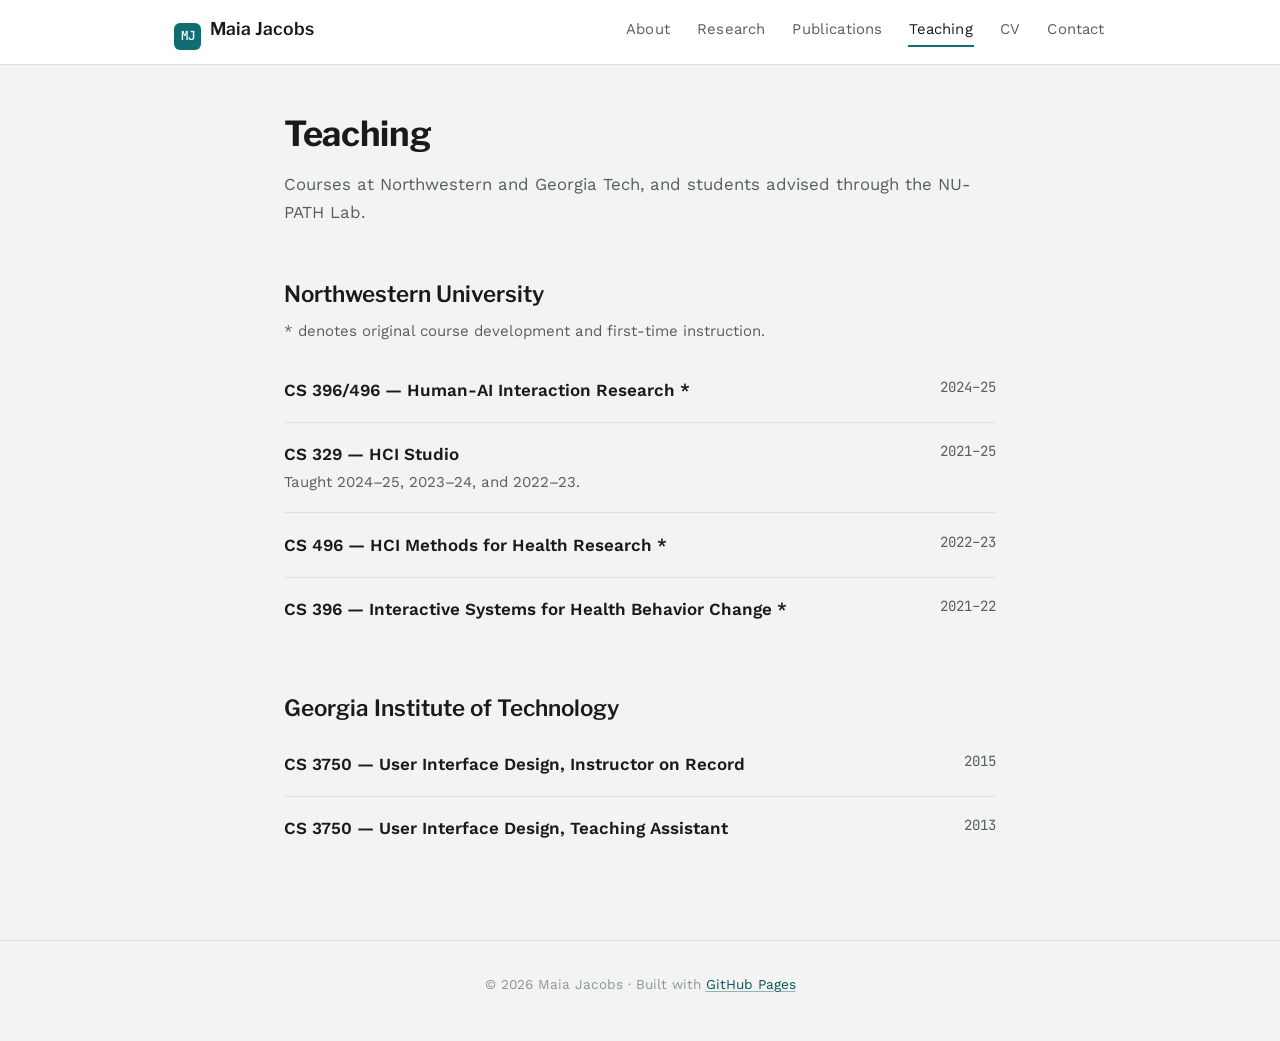
<file: teaching.html>
<!DOCTYPE html>
<html lang="en">
<head>
<meta charset="UTF-8">
<meta name="viewport" content="width=device-width, initial-scale=1.0">
<title>Teaching — Maia Jacobs, PhD</title>
<meta name="description" content="Courses taught and students advised by Maia Jacobs.">
<link rel="preconnect" href="https://fonts.googleapis.com">
<link rel="preconnect" href="https://fonts.gstatic.com" crossorigin>
<link href="https://fonts.googleapis.com/css2?family=Libre+Franklin:wght@600;700;800&family=Work+Sans:wght@400;500;600&family=JetBrains+Mono:wght@500;600&display=swap" rel="stylesheet">
<link rel="stylesheet" href="css/style.css">
</head>
<body>
<a class="skip-link" href="#main">Skip to content</a>

<header class="site-header">
  <div class="nav-wrap">
    <a class="site-title" href="index.html"><span class="initial-mark">MJ</span>Maia Jacobs</a>
    <button class="nav-toggle" aria-label="Toggle navigation" aria-expanded="false">&#9776;</button>
    <nav class="primary-nav">
      <ul>
        <li><a href="index.html">About</a></li>
        <li><a href="research.html">Research</a></li>
        <li><a href="publications.html">Publications</a></li>
        <li><a href="teaching.html" aria-current="page">Teaching</a></li>
        <li><a href="cv.html">CV</a></li>
        <li><a href="contact.html">Contact</a></li>
      </ul>
    </nav>
  </div>
</header>

<main id="main">
  <h1>Teaching</h1>
  <p class="page-lede">Courses at Northwestern and Georgia Tech, and students advised through the NU-PATH Lab.</p>

  <section>
    <h2>Northwestern University</h2>
    <p class="cv-item-sub">* denotes original course development and first-time instruction.</p>
    <div class="entry">
      <div class="cv-item-head"><span>CS 396/496 — Human-AI Interaction Research *</span><span class="cv-item-date mono">2024–25</span></div>
    </div>
    <div class="entry">
      <div class="cv-item-head"><span>CS 329 — HCI Studio</span><span class="cv-item-date mono">2021–25</span></div>
      <p class="cv-item-sub">Taught 2024–25, 2023–24, and 2022–23.</p>
    </div>
    <div class="entry">
      <div class="cv-item-head"><span>CS 496 — HCI Methods for Health Research *</span><span class="cv-item-date mono">2022–23</span></div>
    </div>
    <div class="entry">
      <div class="cv-item-head"><span>CS 396 — Interactive Systems for Health Behavior Change *</span><span class="cv-item-date mono">2021–22</span></div>
    </div>
  </section>

  <section>
    <h2>Georgia Institute of Technology</h2>
    <div class="entry">
      <div class="cv-item-head"><span>CS 3750 — User Interface Design, Instructor on Record</span><span class="cv-item-date mono">2015</span></div>
    </div>
    <div class="entry">
      <div class="cv-item-head"><span>CS 3750 — User Interface Design, Teaching Assistant</span><span class="cv-item-date mono">2013</span></div>
    </div>
  </section>

</main>

<footer class="site-footer">
  <p>&copy; <span id="year"></span> Maia Jacobs &middot; Built with <a href="https://pages.github.com/">GitHub Pages</a></p>
</footer>

<script src="js/main.js"></script>
<script>document.getElementById('year').textContent = new Date().getFullYear();</script>
</body>
</html>
</file>
<file: css/style.css>
/* ============================================================
   Maia Jacobs — personal site
   Identity: clinical-tech precision + human warmth
   Type: Fraunces (display, some personality) / Work Sans (body) / JetBrains Mono (data)
   Palette: cool neutral ground, deep teal accent, sparing amber for honors
   ============================================================ */

:root {
  --paper: #f3f4f2;
  --surface: #ffffff;
  --ink: #171b1a;
  --ink-soft: #545f5c;
  --ink-faint: #8b9895;
  --line: #dde3e0;
  --accent: #0f6e73;
  --accent-strong: #0b565a;
  --accent-soft: #e1eeee;
  --honor: #a3661f;
  --honor-soft: #f3e9da;
  --shadow: 0 1px 2px rgba(23,27,26,0.04), 0 10px 28px -16px rgba(23,27,26,0.16);

  --max-width: 760px;
  --nav-height: 64px;
  --display: "Libre Franklin", -apple-system, "Segoe UI", sans-serif;
  --body: "Work Sans", -apple-system, BlinkMacSystemFont, "Segoe UI", Roboto, sans-serif;
  --mono: "JetBrains Mono", ui-monospace, "SFMono-Regular", Menlo, monospace;
}

@media (prefers-color-scheme: dark) {
  :root:not([data-theme="light"]) {
    --paper: #121615;
    --surface: #191f1e;
    --ink: #eef2f0;
    --ink-soft: #a7b5b1;
    --ink-faint: #71827d;
    --line: #2a3432;
    --accent: #5fc2c4;
    --accent-strong: #86d4d5;
    --accent-soft: #1b3132;
    --honor: #d9a55c;
    --honor-soft: #332617;
    --shadow: 0 1px 2px rgba(0,0,0,0.3), 0 10px 28px -16px rgba(0,0,0,0.55);
  }
}
:root[data-theme="dark"] {
  --paper: #121615;
  --surface: #191f1e;
  --ink: #eef2f0;
  --ink-soft: #a7b5b1;
  --ink-faint: #71827d;
  --line: #2a3432;
  --accent: #5fc2c4;
  --accent-strong: #86d4d5;
  --accent-soft: #1b3132;
  --honor: #d9a55c;
  --honor-soft: #332617;
  --shadow: 0 1px 2px rgba(0,0,0,0.3), 0 10px 28px -16px rgba(0,0,0,0.55);
}

* { box-sizing: border-box; }
html { scroll-behavior: smooth; }

body {
  margin: 0;
  background: var(--paper);
  color: var(--ink);
  font-family: var(--body);
  font-size: 17px;
  line-height: 1.65;
  -webkit-font-smoothing: antialiased;
}

img { max-width: 100%; display: block; }

a {
  color: var(--accent-strong);
  text-decoration: underline;
  text-decoration-color: color-mix(in srgb, var(--accent) 45%, transparent);
  text-underline-offset: 2px;
}
a:hover { text-decoration-color: var(--accent-strong); }

h1, h2, h3, h4 {
  font-family: var(--display);
  font-weight: 600;
  line-height: 1.2;
  color: var(--ink);
  margin: 0 0 0.5em;
  text-wrap: balance;
}
h1 { font-size: 2.15rem; font-weight: 700; letter-spacing: -0.01em; }
h2 { font-size: 1.4rem; margin-top: 2.4em; font-weight: 600; }
h3 { font-size: 1.1rem; margin-top: 1.6em; font-weight: 600; }

p { margin: 0 0 1em; }
ul, ol { padding-left: 1.25em; }
li { margin-bottom: 0.45em; }

.mono { font-family: var(--mono); font-variant-numeric: tabular-nums; }

.skip-link {
  position: absolute; left: -999px; top: 0;
  background: var(--ink); color: var(--paper);
  padding: 0.6em 1em; z-index: 100;
}
.skip-link:focus { left: 1em; top: 1em; }

/* ---------- Header / Nav ---------- */
header.site-header {
  border-bottom: 1px solid var(--line);
  background: var(--surface);
  position: sticky;
  top: 0;
  z-index: 20;
}
.nav-wrap {
  max-width: 980px;
  margin: 0 auto;
  padding: 0 1.5rem;
  display: flex;
  align-items: center;
  justify-content: space-between;
  height: var(--nav-height);
}
.site-title {
  font-family: var(--display);
  font-weight: 600;
  font-size: 1.1rem;
  color: var(--ink);
  text-decoration: none;
  white-space: nowrap;
}
.site-title:hover { text-decoration: none; color: var(--accent-strong); }
.site-title .initial-mark {
  display: inline-flex;
  align-items: center;
  justify-content: center;
  width: 1.7rem;
  height: 1.7rem;
  border-radius: 6px;
  background: var(--accent);
  color: var(--surface);
  font-family: var(--mono);
  font-size: 0.78rem;
  font-weight: 600;
  margin-right: 0.55rem;
  vertical-align: -0.35rem;
}

nav.primary-nav ul {
  list-style: none;
  display: flex;
  gap: 1.5rem;
  margin: 0;
  padding: 0;
}
nav.primary-nav a {
  color: var(--ink-soft);
  text-decoration: none;
  font-size: 0.93rem;
  letter-spacing: 0.01em;
  padding: 0.4rem 0.1rem;
  border-bottom: 2px solid transparent;
}
nav.primary-nav a:hover,
nav.primary-nav a[aria-current="page"] {
  color: var(--ink);
  border-bottom-color: var(--accent);
}

.nav-toggle {
  display: none;
  background: none;
  border: 1px solid var(--line);
  border-radius: 6px;
  padding: 0.4rem 0.6rem;
  font-size: 1rem;
  cursor: pointer;
  color: var(--ink);
}

@media (max-width: 680px) {
  nav.primary-nav {
    display: none;
    position: absolute;
    top: var(--nav-height);
    left: 0; right: 0;
    background: var(--surface);
    border-bottom: 1px solid var(--line);
  }
  nav.primary-nav.open { display: block; }
  nav.primary-nav ul { flex-direction: column; gap: 0; padding: 0.5rem 1.5rem 1rem; }
  nav.primary-nav a { display: block; padding: 0.6rem 0; }
  .nav-toggle { display: inline-block; }
}

/* ---------- Layout ---------- */
main { max-width: var(--max-width); margin: 0 auto; padding: 3rem 1.5rem 5rem; }
.page-lede { color: var(--ink-soft); font-size: 1.05rem; margin-bottom: 1.6rem; }

/* ---------- Hero ---------- */
.hero {
  max-width: 980px;
  margin: 0 auto;
  padding: 3.4rem 1.5rem 1rem;
  display: flex;
  gap: 2.4rem;
  align-items: center;
}
.hero-portrait {
  flex: 0 0 148px;
  width: 148px;
  height: 148px;
  border-radius: 50%;
  overflow: hidden;
  background: var(--accent-soft);
  border: 1px solid var(--line);
}
.hero-portrait img { width: 100%; height: 100%; object-fit: cover; }
.hero-text h1 { margin-bottom: 0.15em; }
.hero-role { color: var(--ink-soft); font-size: 1.02rem; margin-bottom: 0.85em; }
.hero-role .dept { display: block; font-size: 0.94rem; margin-top: 0.15em; }
.hero-links a { margin-right: 1.1em; font-size: 0.94rem; }

@media (max-width: 560px) {
  .hero { flex-direction: column; text-align: center; padding-top: 2.4rem; }
  .hero-links { display: flex; flex-wrap: wrap; justify-content: center; gap: 0.3em 1em; }
}

/* ---------- Callouts ---------- */
.lab-callout {
  background: var(--surface);
  border: 1px solid var(--line);
  border-left: 3px solid var(--accent);
  border-radius: 0 10px 10px 0;
  padding: 1rem 1.2rem;
  margin: 2rem 0;
  box-shadow: var(--shadow);
}
.lab-callout p { margin: 0; }
.lab-callout .lab-name { font-family: var(--display); font-weight: 600; font-size: 1.05rem; }

/* ---------- Tags ---------- */
.tag-row { display: flex; flex-wrap: wrap; gap: 0.5em; margin: 1.4rem 0 1.8rem; }
.tag {
  font-family: var(--mono);
  font-size: 0.78rem;
  background: var(--accent-soft);
  color: var(--accent-strong);
  padding: 0.3em 0.75em;
  border-radius: 999px;
  letter-spacing: 0.01em;
}
.tag.honor { background: var(--honor-soft); color: var(--honor); }

/* ---------- Entries (news, projects, publications) ---------- */
.entry { padding: 1.1rem 0; border-bottom: 1px solid var(--line); }
.entry:last-child { border-bottom: none; }
.entry-meta { font-family: var(--mono); color: var(--ink-faint); font-size: 0.84rem; margin-bottom: 0.3em; letter-spacing: 0.01em; }
.entry-title { font-weight: 600; margin-bottom: 0.2em; }
.entry p:last-child { margin-bottom: 0; }

.badge-best {
  display: inline-block;
  font-family: var(--mono);
  font-size: 0.72rem;
  color: var(--honor);
  background: var(--honor-soft);
  padding: 0.15em 0.55em;
  border-radius: 5px;
  margin-left: 0.5em;
  letter-spacing: 0.01em;
  vertical-align: 1px;
}

/* ---------- Publication list ---------- */
.pub-list { list-style: none; padding: 0; margin: 0; }
.pub-list li {
  padding: 0.85rem 0;
  border-bottom: 1px solid var(--line);
  font-size: 0.96rem;
}
.pub-list li:last-child { border-bottom: none; }
.pub-list .pub-authors strong { color: var(--ink); }
.pub-list .pub-venue { color: var(--ink-soft); font-style: italic; }
.pub-list .pub-year { font-family: var(--mono); color: var(--ink-faint); font-size: 0.85rem; }

/* ---------- CV page ---------- */
.cv-download {
  display: inline-flex;
  align-items: center;
  gap: 0.5em;
  background: var(--ink);
  color: var(--paper);
  text-decoration: none;
  padding: 0.65em 1.3em;
  border-radius: 8px;
  font-size: 0.95rem;
  margin-bottom: 0.4rem;
}
.cv-download:hover { background: var(--accent-strong); color: #fff; }
.cv-updated { color: var(--ink-faint); font-size: 0.85rem; font-family: var(--mono); margin: 0 0 2rem; }

.cv-section h3 { border-bottom: 1px solid var(--line); padding-bottom: 0.35em; }
.cv-item { margin-bottom: 1rem; }
.cv-item-head {
  display: flex;
  justify-content: space-between;
  gap: 1em;
  flex-wrap: wrap;
  font-weight: 600;
}
.cv-item-date { font-family: var(--mono); color: var(--ink-soft); font-weight: 400; font-size: 0.88rem; white-space: nowrap; }
.cv-item-sub { color: var(--ink-soft); font-size: 0.94rem; margin-top: 0.1em; }

/* ---------- Contact ---------- */
.contact-list { list-style: none; padding: 0; }
.contact-list li { margin-bottom: 0.65em; display: flex; gap: 0.6em; }
.contact-list .label { flex: 0 0 118px; color: var(--ink-faint); font-family: var(--mono); font-size: 0.85rem; padding-top: 0.15em; }

/* ---------- Footer ---------- */
footer.site-footer {
  border-top: 1px solid var(--line);
  padding: 2rem 1.5rem;
  text-align: center;
  color: var(--ink-faint);
  font-size: 0.85rem;
}
</file>
